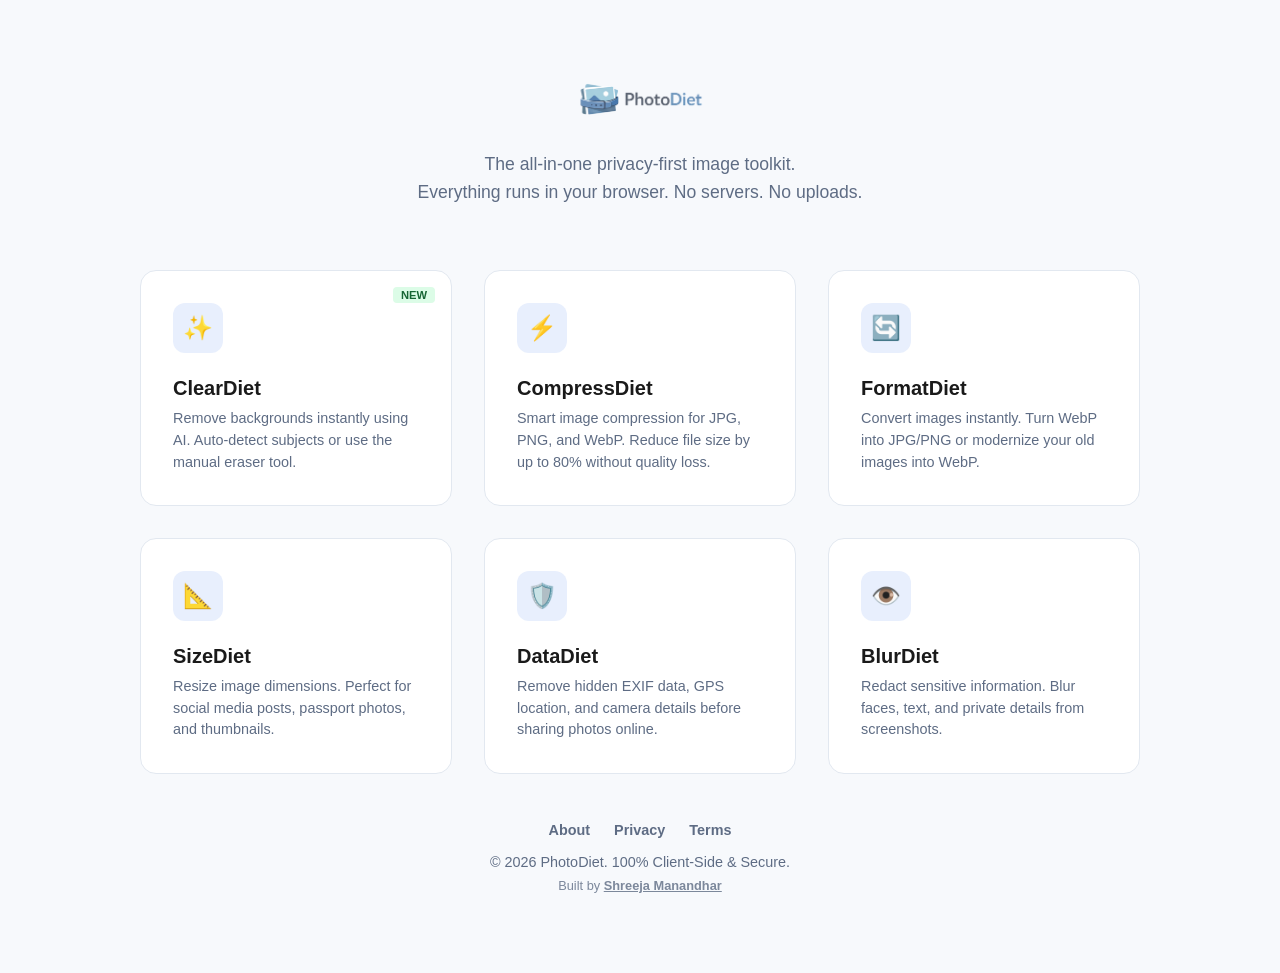
<file: index.html>
<!doctype html>
<html lang="en" prefix="og: https://ogp.me/ns#">
  <head>
    <meta
      name="google-site-verification"
      content="GSOUTmkKOqqZhDd08sXxFSjGKWXFFWJQy1g7SijOt-w"
    />
    <script
      async
      src="https://pagead2.googlesyndication.com/pagead/js/adsbygoogle.js?client=ca-pub-4897031352794569"
      crossorigin="anonymous"
    ></script>
    <link rel="manifest" href="/manifest.json" />
    <meta name="theme-color" content="#2563eb" />

    <meta charset="UTF-8" />
    <meta name="viewport" content="width=device-width, initial-scale=1.0" />

    <title>PhotoDiet | Free Privacy-First Image Tools</title>
    <meta
      name="description"
      content="A suite of free, client-side image tools. Compress, Convert, Resize, Remove Backgrounds, and Clean metadata from your photos instantly."
    />
    <meta
      name="keywords"
      content="photo tools, image compressor, webp converter, image resizer, exif remover, background remover, privacy tools"
    />

    <link rel="icon" href="public/icon/Icon_white.png" type="image/png" />

    <style>
      :root {
        --bg-color: #f7f9fc;
        --surface-color: #ffffff;
        --text-primary: #1a1a1a;
        --text-secondary: #5e6c84;
        --accent-color: #2563eb;
        --accent-hover: #1d4ed8;
        --border-color: #e2e8f0;
        --shadow-soft: 0 4px 20px rgba(0, 0, 0, 0.04);
        --shadow-hover: 0 10px 30px rgba(0, 0, 0, 0.08);
        --radius-lg: 16px;
      }

      * {
        box-sizing: border-box;
        margin: 0;
        padding: 0;
        font-family:
          -apple-system, BlinkMacSystemFont, "Segoe UI", Roboto, sans-serif;
      }

      body {
        background-color: var(--bg-color);
        color: var(--text-primary);
        min-height: 100vh;
        display: flex;
        flex-direction: column;
        align-items: center;
        padding: 2rem 1rem;
      }

      /* HEADER */
      header {
        text-align: center;
        margin-bottom: 4rem;
        margin-top: 2rem;
      }
      .main-logo {
        height: 70px;
        width: auto;
        display: block;
        margin: 0 auto 1rem auto;
      }
      .hero-text {
        font-size: 1.1rem;
        color: var(--text-secondary);
        max-width: 500px;
        margin: 0 auto;
        line-height: 1.6;
      }

      /* TOOLS GRID */
      .tools-grid {
        display: grid;
        grid-template-columns: repeat(auto-fit, minmax(280px, 1fr));
        gap: 2rem;
        width: 100%;
        max-width: 1000px;
      }

      /* TOOL CARD */
      .tool-card {
        background: var(--surface-color);
        border: 1px solid var(--border-color);
        border-radius: var(--radius-lg);
        padding: 2rem;
        text-decoration: none;
        color: inherit;
        transition: all 0.2s ease-out;
        display: flex;
        flex-direction: column;
        align-items: flex-start;
        position: relative;
        overflow: hidden;
      }

      .tool-card:hover {
        transform: translateY(-5px);
        box-shadow: var(--shadow-hover);
        border-color: var(--accent-color);
      }

      .icon-badge {
        width: 50px;
        height: 50px;
        background: rgba(37, 99, 235, 0.1);
        color: var(--accent-color);
        border-radius: 12px;
        display: flex;
        align-items: center;
        justify-content: center;
        font-size: 1.5rem;
        margin-bottom: 1.5rem;
      }

      .tool-title {
        font-size: 1.25rem;
        font-weight: 700;
        margin-bottom: 0.5rem;
      }
      .tool-desc {
        font-size: 0.9rem;
        color: var(--text-secondary);
        line-height: 1.5;
      }

      /* LABEL FOR NEW TOOLS */
      .badge-new {
        position: absolute;
        top: 1rem;
        right: 1rem;
        background: #dcfce7;
        color: #166534;
        font-size: 0.7rem;
        font-weight: 700;
        padding: 2px 8px;
        border-radius: 4px;
        text-transform: uppercase;
      }

      /* FOOTER */
      footer {
        margin-top: auto;
        padding-top: 4rem;
        color: var(--text-secondary);
        font-size: 0.85rem;
        text-align: center;
      }
      footer a {
        color: var(--text-primary);
        text-decoration: none;
        font-weight: 600;
      }

      @media (max-width: 600px) {
        .tools-grid {
          grid-template-columns: 1fr;
        }
      }
    </style>
    <script type="application/ld+json">
      {
        "@context": "https://schema.org",
        "@type": "WebApplication",
        "name": "PhotoDiet",
        "url": "https://photodiet.netlify.app/",
        "applicationCategory": "MultimediaApplication",
        "operatingSystem": "Web Browser",
        "description": "A suite of free, privacy-first online image tools. Compress, convert, resize, and edit photos directly in your browser without server uploads.",
        "offers": {
          "@type": "Offer",
          "price": "Free",
          "priceCurrency": "USD"
        },
        "featureList": [
          "Image Compressor",
          "Format Converter (WebP/JPG/PNG)",
          "Image Resizer",
          "EXIF Metadata Remover",
          "Face Blur Privacy Tool",
          "Background Remover"
        ]
      }
    </script>
  </head>
  <body>
    <header>
      <img
        src="public/icon/IconText_white_noback.png"
        alt="PhotoDiet Suite"
        class="main-logo"
      />
      <p class="hero-text">
        The all-in-one privacy-first image toolkit. <br />Everything runs in
        your browser. No servers. No uploads.
      </p>
    </header>

    <main class="tools-grid">
      <a href="/remove-bg/" class="tool-card">
        <div class="badge-new">New</div>
        <div class="icon-badge">✨</div>
        <h2 class="tool-title">ClearDiet</h2>
        <p class="tool-desc">
          Remove backgrounds instantly using AI. Auto-detect subjects or use the
          manual eraser tool.
        </p>
      </a>

      <a href="/compress/" class="tool-card">
        <div class="icon-badge">⚡</div>
        <h2 class="tool-title">CompressDiet</h2>
        <p class="tool-desc">
          Smart image compression for JPG, PNG, and WebP. Reduce file size by up
          to 80% without quality loss.
        </p>
      </a>

      <a href="/convert/" class="tool-card">
        <div class="icon-badge">🔄</div>
        <h2 class="tool-title">FormatDiet</h2>
        <p class="tool-desc">
          Convert images instantly. Turn WebP into JPG/PNG or modernize your old
          images into WebP.
        </p>
      </a>

      <a href="/resize/" class="tool-card">
        <div class="icon-badge">📐</div>
        <h2 class="tool-title">SizeDiet</h2>
        <p class="tool-desc">
          Resize image dimensions. Perfect for social media posts, passport
          photos, and thumbnails.
        </p>
      </a>

      <a href="/metadataRemover/" class="tool-card">
        <div class="icon-badge">🛡️</div>
        <h2 class="tool-title">DataDiet</h2>
        <p class="tool-desc">
          Remove hidden EXIF data, GPS location, and camera details before
          sharing photos online.
        </p>
      </a>

      <a href="/blur/" class="tool-card">
        <div class="icon-badge">👁️</div>
        <h2 class="tool-title">BlurDiet</h2>
        <p class="tool-desc">
          Redact sensitive information. Blur faces, text, and private details
          from screenshots.
        </p>
      </a>
    </main>

    <ins
      class="adsbygoogle"
      style="display: block"
      data-ad-client="ca-pub-4897031352794569"
      data-ad-slot="9771049708"
      data-ad-format="auto"
      data-full-width-responsive="true"
    ></ins>
    <script>
      (adsbygoogle = window.adsbygoogle || []).push({});
    </script>

    <footer
      style="
        margin-top: auto;
        padding: 3rem 1rem;
        text-align: center;
        color: var(--text-secondary);
        font-size: 0.9rem;
      "
    >
      <div style="margin-bottom: 1rem">
        <a
          href="/about.html"
          style="margin: 0 10px; text-decoration: none; color: inherit"
          >About</a
        >
        <a
          href="/privacy.html"
          style="margin: 0 10px; text-decoration: none; color: inherit"
          >Privacy</a
        >
        <a
          href="/terms.html"
          style="margin: 0 10px; text-decoration: none; color: inherit"
          >Terms</a
        >
      </div>
      <p>&copy; 2026 PhotoDiet. 100% Client-Side & Secure.</p>
      <p style="margin-top: 0.5rem; font-size: 0.8rem; opacity: 0.8">
        Built by
        <a
          href="https://shreejamanandhar.com.np"
          target="_blank"
          rel="noopener"
          style="text-decoration: underline; color: inherit"
          >Shreeja Manandhar</a
        >
      </p>
    </footer>
  </body>
</html>
</file>
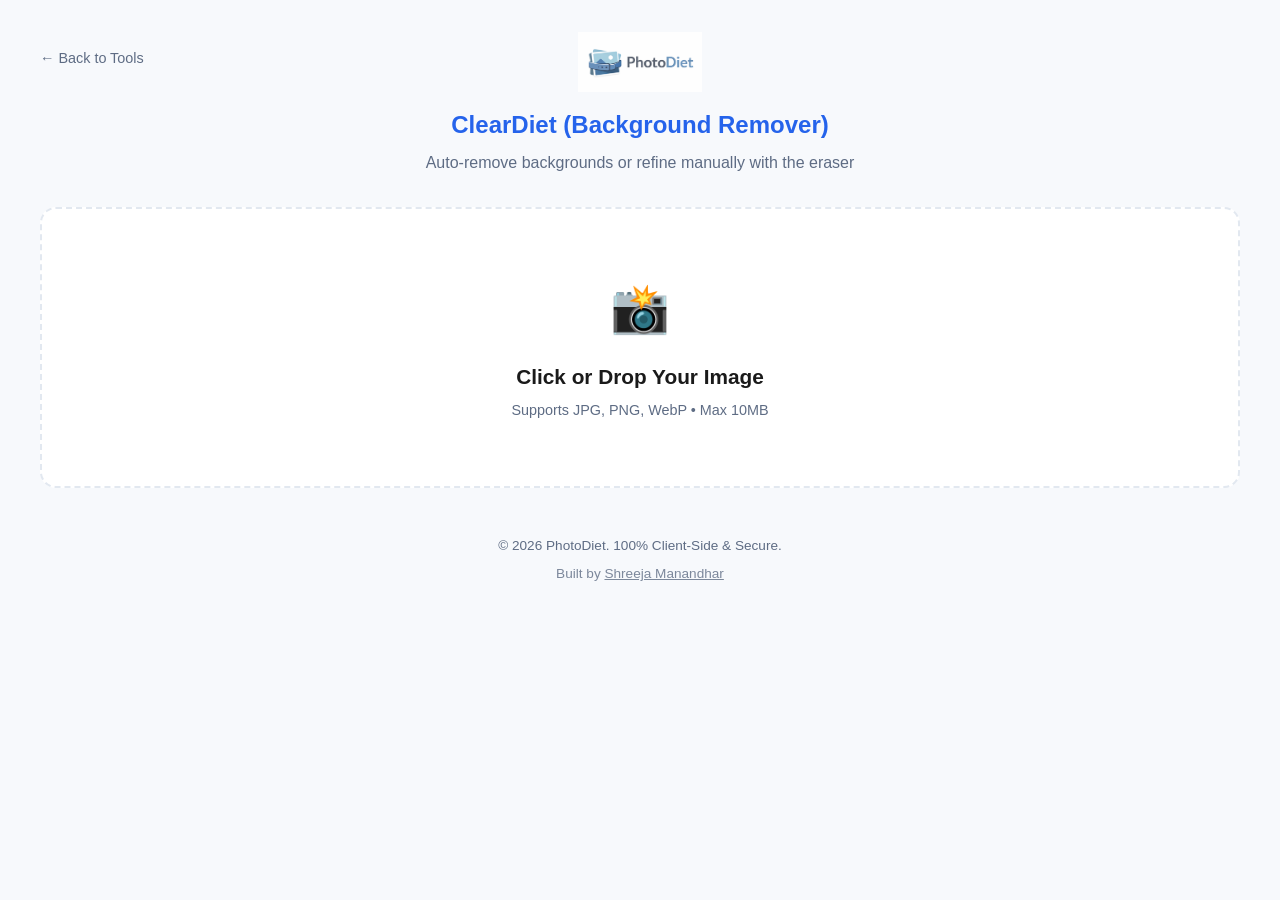
<file: bgRemover/index.html>
<!doctype html>
<html lang="en">
  <head>
    <meta charset="UTF-8" />
    <meta name="viewport" content="width=device-width, initial-scale=1.0" />
    <title>ClearDiet | Free Background Remover</title>
    <meta
      name="description"
      content="Remove image backgrounds instantly in your browser. Free, private, and 100% client-side AI tool."
    />

    <link rel="stylesheet" href="style.css" />
    <link rel="icon" href="../public/icon/Icon_white.png" type="image/png" />
  </head>
  <body>
    <div class="container">
      <header>
        <a href="/" class="back-link">← Back to Tools</a>
        <img
          src="../public/icon/IconText_white.png"
          alt="PhotoDiet"
          class="main-logo"
        />
        <div class="tool-name">ClearDiet (Background Remover)</div>
        <p class="subtitle">
          Auto-remove backgrounds or refine manually with the eraser
        </p>
      </header>

      <main>
        <div class="drop-zone" id="dropZone">
          <div class="drop-zone-icon">📸</div>
          <div
            style="font-size: 1.3rem; font-weight: 600; margin-bottom: 0.5rem"
          >
            Click or Drop Your Image
          </div>
          <div style="color: var(--text-secondary); font-size: 0.9rem">
            Supports JPG, PNG, WebP • Max 10MB
          </div>
          <input
            type="file"
            id="fileInput"
            accept="image/*"
            style="display: none"
          />
        </div>

        <div class="editor-container" id="editorContainer">
          <aside class="sidebar">
            <div class="section">
              <div class="section-title">🎯 Mode</div>
              <button class="tool-btn active" id="eraseMode">
                <span>🧹</span>
                <span>Erase Mode</span>
              </button>
              <button class="tool-btn" id="restoreMode">
                <span>🔄</span>
                <span>Restore Mode</span>
              </button>
            </div>

            <div class="section">
              <div class="section-title">✨ AI Tools</div>
              <button class="tool-btn" id="autoBtn">
                <span>🤖</span>
                <span>Auto Remove BG</span>
              </button>
            </div>

            <div class="section">
              <div class="section-title">🖌️ Brush Settings</div>

              <div class="slider-control">
                <div class="slider-label">
                  <span>Size</span>
                  <span class="slider-value" id="brushSizeVal">30px</span>
                </div>
                <input
                  type="range"
                  id="brushSize"
                  min="5"
                  max="150"
                  value="30"
                />
              </div>

              <div class="slider-control">
                <div class="slider-label">
                  <span>Hardness</span>
                  <span class="slider-value" id="hardnessVal">100%</span>
                </div>
                <input
                  type="range"
                  id="hardness"
                  min="0"
                  max="100"
                  value="100"
                />
              </div>

              <div class="slider-control">
                <div class="slider-label">
                  <span>Opacity</span>
                  <span class="slider-value" id="opacityVal">100%</span>
                </div>
                <input
                  type="range"
                  id="opacity"
                  min="10"
                  max="100"
                  value="100"
                />
              </div>
            </div>

            <div class="section">
              <div class="section-title">📊 Image Info</div>
              <div class="stats">
                <div class="stat-card">
                  <span class="stat-value" id="widthStat">-</span>
                  <span class="stat-label">Width</span>
                </div>
                <div class="stat-card">
                  <span class="stat-value" id="heightStat">-</span>
                  <span class="stat-label">Height</span>
                </div>
                <div class="stat-card">
                  <span class="stat-value" id="sizeStat">-</span>
                  <span class="stat-label">Size</span>
                </div>
                <div class="stat-card">
                  <span class="stat-value" id="undoCount">0</span>
                  <span class="stat-label">History</span>
                </div>
              </div>
            </div>

            <div class="section">
              <div class="section-title">⌨️ Shortcuts</div>
              <div class="shortcuts">
                <div class="shortcut-item">
                  <span>Undo</span>
                  <kbd class="key">Ctrl+Z</kbd>
                </div>
                <div class="shortcut-item">
                  <span>Redo</span>
                  <kbd class="key">Ctrl+Y</kbd>
                </div>
                <div class="shortcut-item">
                  <span>Toggle Mode</span>
                  <kbd class="key">E / R</kbd>
                </div>
                <div class="shortcut-item">
                  <span>Brush Size</span>
                  <kbd class="key">[ / ]</kbd>
                </div>
              </div>
            </div>
          </aside>

          <div class="main-panel">
            <div class="toolbar">
              <div class="tool-group">
                <button class="btn btn-outline btn-small" id="zoomInBtn">
                  🔍+ Zoom
                </button>
                <button class="btn btn-outline btn-small" id="zoomOutBtn">
                  🔍- Zoom
                </button>
                <button class="btn btn-outline btn-small" id="fitBtn">
                  📐 Fit
                </button>
              </div>

              <div class="tool-group">
                <button class="btn btn-outline" id="undoBtn" disabled>
                  ↶ Undo
                </button>
                <button class="btn btn-outline" id="redoBtn" disabled>
                  ↷ Redo
                </button>
                <button class="btn btn-outline" id="resetBtn">🔄 Reset</button>
                <button class="btn btn-success" id="downloadBtn">
                  ⬇ Download
                </button>
              </div>
            </div>

            <div class="canvas-wrapper" id="canvasWrapper">
              <canvas id="mainCanvas"></canvas>
              <div class="brush-preview" id="brushPreview"></div>

              <div class="loading-overlay" id="loader">
                <div class="spinner"></div>
                <p id="statusText">Processing...</p>
                <div class="progress-bar">
                  <div class="progress-fill" id="progressFill"></div>
                </div>
              </div>
            </div>
          </div>
        </div>
      </main>

      <footer>
        <p>&copy; 2026 PhotoDiet. 100% Client-Side & Secure.</p>
        <p class="dev-credit">
          Built by
          <a
            href="https://shreejamanandhar.com.np"
            target="_blank"
            rel="noopener"
            >Shreeja Manandhar</a
          >
        </p>
      </footer>
    </div>

    <div class="toast" id="toast">
      <span id="toastIcon">✓</span>
      <span id="toastMessage">Action completed</span>
    </div>

    <script type="module" src="script.js"></script>
  </body>
</html>
</file>
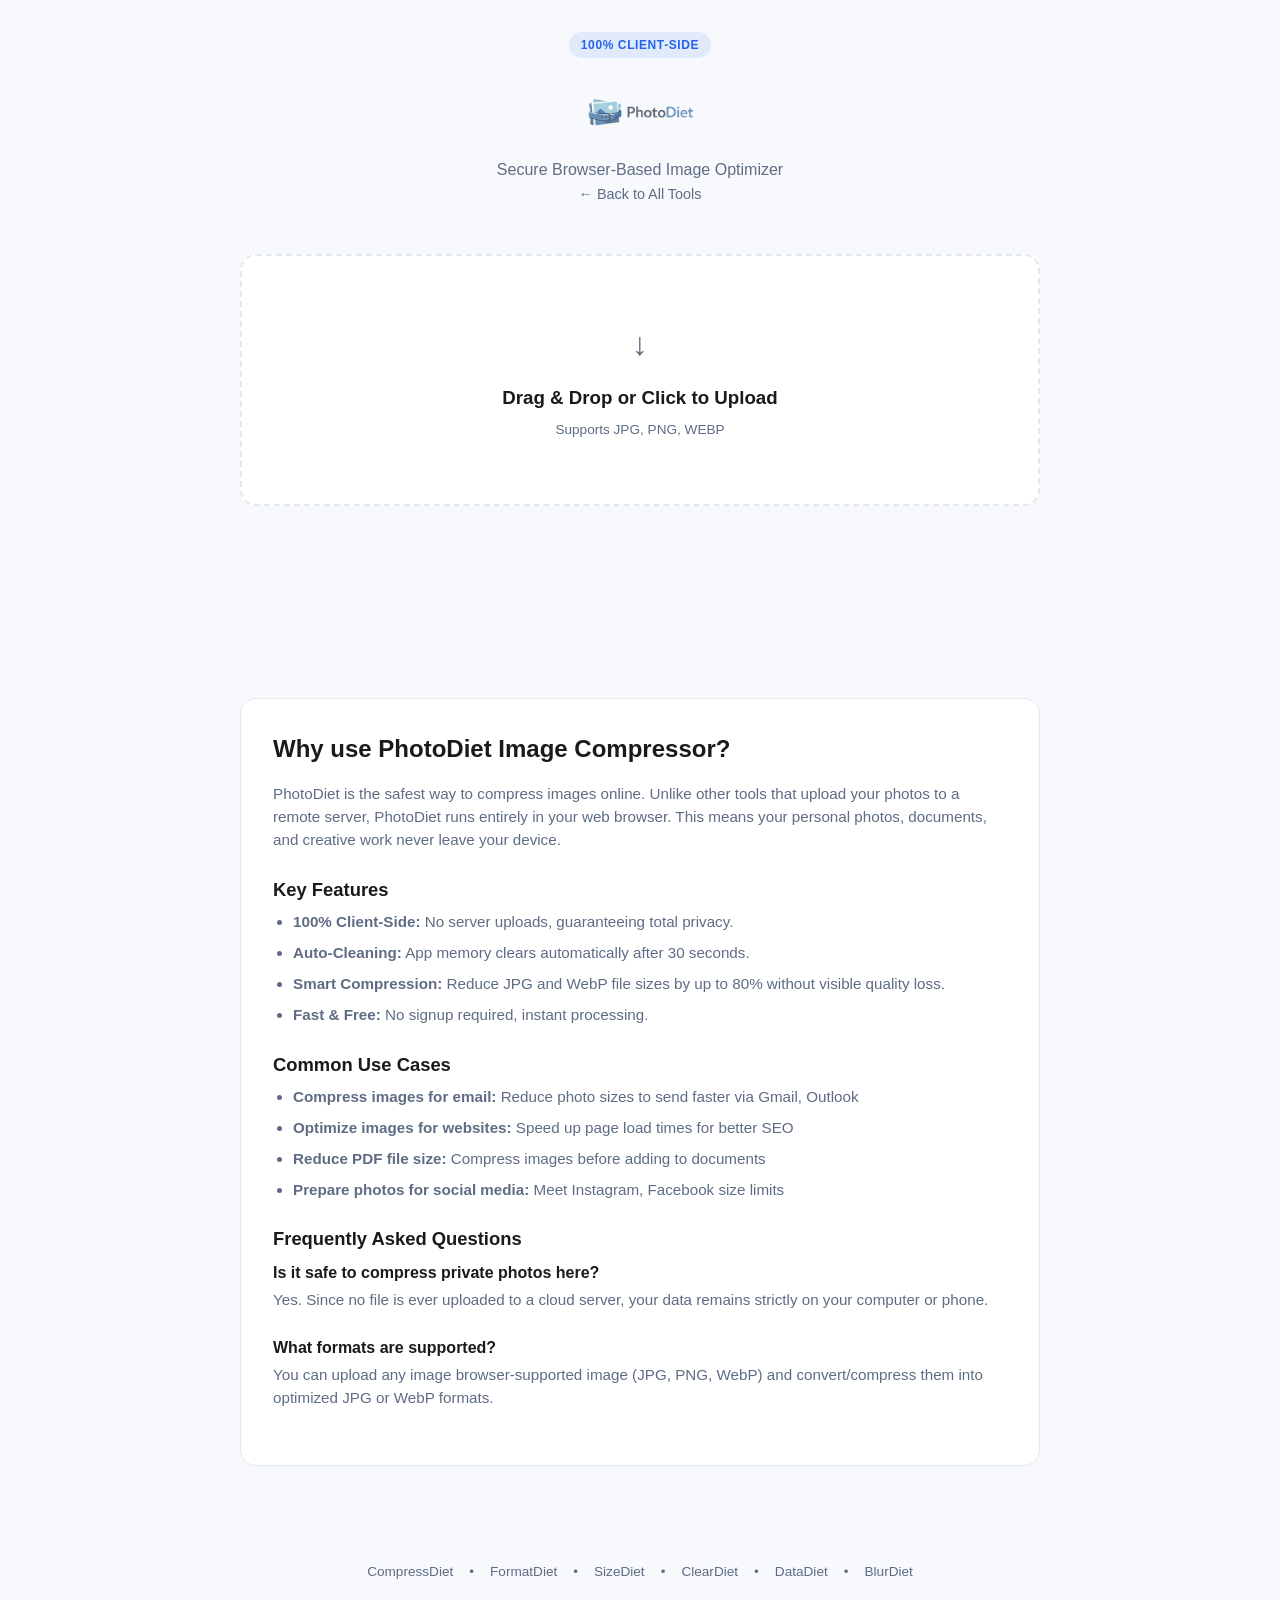
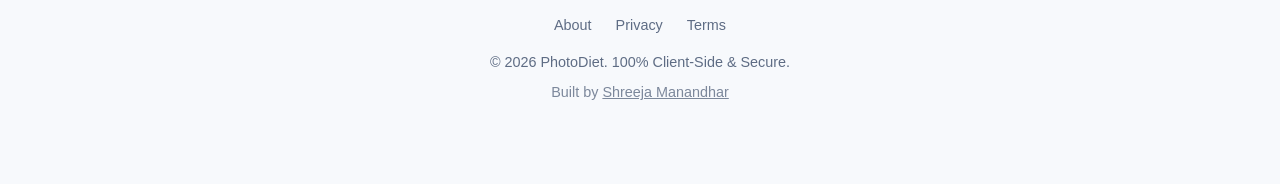
<file: compress/index.html>
<!doctype html>
<html lang="en" prefix="og: https://ogp.me/ns#">
  <head>
    <script
      async
      src="https://pagead2.googlesyndication.com/pagead/js/adsbygoogle.js?client=ca-pub-4897031352794569"
      crossorigin="anonymous"
    ></script>
    <link rel="preconnect" href="https://photodiet.netlify.app" />
    <link rel="dns-prefetch" href="https://photodiet.netlify.app" />
    <meta charset="UTF-8" />
    <meta name="viewport" content="width=device-width, initial-scale=1.0" />

    <title>
      PhotoDiet - Free Image Compressor | Compress JPG, PNG, WebP Online
    </title>
    <meta
      name="title"
      content="PhotoDiet - Free Image Compressor | Compress JPG, PNG, WebP Online"
    />
    <meta
      name="description"
      content="Free image compressor - reduce JPG, PNG, WebP sizes up to 80% in your browser. No uploads, 100% private. Start compressing now!"
    />
    <meta
      name="keywords"
      content="photo compressor, image optimizer, compress jpeg, reduce image size, client-side compression, private image compressor, convert to webp"
    />
    <meta name="robots" content="index, follow" />
    <meta name="author" content="PhotoDiet" />
    <link rel="canonical" href="https://photodiet.netlify.app/" />

    <link rel="icon" href="../public/icon/Icon_white.png" type="image/png" />
    <link rel="apple-touch-icon" href="../public/icon/Icon_white.png" />

    <meta property="og:type" content="website" />
    <meta property="og:url" content="https://photodiet.netlify.app/" />
    <meta property="og:title" content="PhotoDiet | Secure Image Compressor" />
    <meta
      property="og:description"
      content="No uploads. No servers. The fastest way to reduce image file size while keeping your data 100% private."
    />
    <meta
      property="og:image"
      content="https://photodiet.netlify.app/public/icon/IconText_white.png"
    />
    <meta property="og:image:width" content="1200" />
    <meta property="og:image:height" content="630" />

    <meta name="twitter:card" content="summary_large_image" />
    <meta name="twitter:url" content="https://photodiet.netlify.app/" />
    <meta name="twitter:title" content="PhotoDiet | Secure Image Compressor" />
    <meta
      name="twitter:description"
      content="Compress images locally. 100% Client-side. No server uploads."
    />
    <meta
      name="twitter:image"
      content="https://photodiet.netlify.app/public/icon/IconText_white.png"
    />

    <script type="application/ld+json">
      {
        "@context": "https://schema.org",
        "@type": "SoftwareApplication",
        "name": "PhotoDiet",
        "applicationCategory": "MultimediaApplication",
        "operatingSystem": "Web Browser",
        "url": "https://photodiet.netlify.app/",
        "offers": {
          "@type": "Offer",
          "price": "0",
          "priceCurrency": "USD"
        },
        "description": "A browser-based image compression tool that reduces file size for JPG and WebP formats without server-side processing.",
        "featureList": "Client-side compression, No server uploads, WebP conversion, Drag and drop interface",
        "screenshot": "https://photodiet.netlify.app/public/icon/IconText_white.png"
      }
    </script>

    <script type="application/ld+json">
      {
        "@context": "https://schema.org",
        "@type": "FAQPage",
        "mainEntity": [
          {
            "@type": "Question",
            "name": "Is PhotoDiet safe to use?",
            "acceptedAnswer": {
              "@type": "Answer",
              "text": "Yes, absolutely. PhotoDiet runs 100% in your web browser. Your images are never uploaded to any server, ensuring complete privacy."
            }
          },
          {
            "@type": "Question",
            "name": "Does this tool reduce image quality?",
            "acceptedAnswer": {
              "@type": "Answer",
              "text": "PhotoDiet uses smart compression algorithms to reduce file size significantly while maintaining excellent visual quality for web use."
            }
          },
          {
            "@type": "Question",
            "name": "Is PhotoDiet free?",
            "acceptedAnswer": {
              "@type": "Answer",
              "text": "Yes, PhotoDiet is completely free to use with no hidden fees or usage limits."
            }
          }
        ]
      }
    </script>

    <style>
      /* --- DESIGN TOKENS & RESET --- */
      :root {
        --bg-color: #f7f9fc;
        --surface-color: #ffffff;
        --text-primary: #1a1a1a;
        --text-secondary: #5e6c84;
        --accent-color: #2563eb;
        --accent-hover: #1d4ed8;
        --border-color: #e2e8f0;
        --danger-color: #ef4444;
        --shadow-soft: 0 4px 20px rgba(0, 0, 0, 0.04);
        --shadow-hover: 0 8px 25px rgba(0, 0, 0, 0.08);
        --radius-md: 12px;
        --radius-lg: 16px;
        --ease-out: cubic-bezier(0.25, 0.46, 0.45, 0.94);
        --anim-fast: 150ms;
        --anim-med: 220ms;
      }

      * {
        box-sizing: border-box;
        margin: 0;
        padding: 0;
        font-family:
          -apple-system, BlinkMacSystemFont, "Segoe UI", Roboto, Helvetica,
          Arial, sans-serif;
      }

      body {
        background-color: var(--bg-color);
        color: var(--text-primary);
        min-height: 100vh;
        display: flex;
        flex-direction: column;
        align-items: center;
        padding: 2rem 1rem;
        line-height: 1.5;
      }

      /* --- TYPOGRAPHY & HEADER --- */
      header {
        text-align: center;
        margin-bottom: 3rem;
        max-width: 600px;
        width: 100%;
      }

      /* LOGO STYLES */
      .main-logo {
        height: 60px;
        width: auto;
        display: block;
        margin: 0 auto 1rem auto;
        max-width: 100%;
      }

      .subtitle {
        color: var(--text-secondary);
        font-size: 1rem;
      }
      .tagline {
        display: inline-block;
        background: rgba(37, 99, 235, 0.1);
        color: var(--accent-color);
        padding: 4px 12px;
        border-radius: 20px;
        font-size: 0.75rem;
        font-weight: 700;
        margin-bottom: 1.5rem;
        text-transform: uppercase;
        letter-spacing: 0.05em;
      }

      /* --- LAYOUT --- */
      main {
        width: 100%;
        max-width: 800px;
        position: relative;
        z-index: 10;
      }

      /* --- UPLOAD ZONE --- */
      .upload-zone {
        background: var(--surface-color);
        border: 2px dashed var(--border-color);
        border-radius: var(--radius-lg);
        padding: 4rem 2rem;
        text-align: center;
        cursor: pointer;
        transition: all var(--anim-med) var(--ease-out);
        position: relative;
        overflow: hidden;
      }
      .upload-zone:hover,
      .upload-zone.drag-active {
        border-color: var(--accent-color);
        transform: scale(1.01);
        box-shadow: var(--shadow-soft);
      }
      .upload-zone.collapsed {
        padding: 1rem;
        border-style: solid;
        display: flex;
        align-items: center;
        justify-content: space-between;
      }
      .upload-zone input {
        display: none;
      }
      .upload-icon {
        font-size: 2rem;
        color: var(--text-secondary);
        margin-bottom: 1rem;
        transition: transform var(--anim-fast) var(--ease-out);
      }
      .upload-zone:hover .upload-icon {
        transform: translateY(-4px);
      }

      /* --- CONTROLS --- */
      .controls {
        display: grid;
        grid-template-columns: 1fr 1fr;
        gap: 1.5rem;
        margin-top: 2rem;
        opacity: 0;
        transform: translateY(10px);
        pointer-events: none;
        transition:
          opacity var(--anim-med) var(--ease-out),
          transform var(--anim-med) var(--ease-out);
      }
      .controls.visible {
        opacity: 1;
        transform: translateY(0);
        pointer-events: auto;
      }

      fieldset {
        border: none;
      }
      legend {
        font-size: 0.85rem;
        font-weight: 600;
        color: var(--text-secondary);
        margin-bottom: 0.75rem;
        display: block;
      }

      .radio-group {
        display: flex;
        gap: 0.5rem;
      }
      .radio-btn {
        flex: 1;
        position: relative;
      }
      .radio-btn input {
        position: absolute;
        opacity: 0;
        cursor: pointer;
        height: 100%;
        width: 100%;
        z-index: 2;
      }
      .radio-label {
        display: block;
        text-align: center;
        padding: 0.75rem;
        background: var(--surface-color);
        border: 1px solid var(--border-color);
        border-radius: var(--radius-md);
        font-size: 0.9rem;
        font-weight: 500;
        color: var(--text-secondary);
        transition: all var(--anim-fast) var(--ease-out);
        box-shadow: var(--shadow-soft);
      }
      .radio-btn input:checked + .radio-label {
        border-color: var(--accent-color);
        background: var(--accent-color);
        color: white;
        box-shadow: var(--shadow-hover);
      }
      .radio-btn input:focus-visible + .radio-label {
        outline: 2px solid var(--accent-color);
        outline-offset: 2px;
      }
      .radio-btn:active .radio-label {
        transform: scale(0.96);
      }

      /* --- PREVIEW AREA & LOADER --- */
      .preview-area {
        margin-top: 2rem;
        display: none;
        grid-template-columns: 1fr 1fr;
        gap: 1.5rem;
        animation: fadeIn var(--anim-med) var(--ease-out);
        position: relative;
      }

      /* Loader Overlay */
      .loading-overlay {
        position: absolute;
        top: 0;
        left: 0;
        right: 0;
        bottom: 0;
        background: rgba(255, 255, 255, 0.85);
        backdrop-filter: blur(2px);
        z-index: 10;
        display: none;
        flex-direction: column;
        align-items: center;
        justify-content: center;
        border-radius: var(--radius-lg);
      }
      .spinner {
        width: 32px;
        height: 32px;
        border: 3px solid rgba(37, 99, 235, 0.3);
        border-radius: 50%;
        border-top-color: var(--accent-color);
        animation: spin 0.8s linear infinite;
      }
      .loading-text {
        margin-top: 0.75rem;
        font-size: 0.85rem;
        color: var(--accent-color);
        font-weight: 600;
      }
      @keyframes spin {
        to {
          transform: rotate(360deg);
        }
      }

      .preview-card {
        background: var(--surface-color);
        border-radius: var(--radius-lg);
        padding: 1rem;
        box-shadow: var(--shadow-soft);
        display: flex;
        flex-direction: column;
        gap: 1rem;
      }
      .image-container {
        background: #eee;
        border-radius: 8px;
        overflow: hidden;
        aspect-ratio: 16/9;
        display: flex;
        align-items: center;
        justify-content: center;
        position: relative;
      }
      .image-container img {
        max-width: 100%;
        max-height: 100%;
        object-fit: contain;
        opacity: 0;
        transition: opacity 0.3s ease-in;
      }
      .image-container img.loaded {
        opacity: 1;
      }

      .stats {
        font-size: 0.85rem;
        color: var(--text-secondary);
        display: flex;
        flex-direction: column;
        gap: 0.25rem;
      }
      .stats strong {
        color: var(--text-primary);
      }
      .reduction-badge {
        align-self: flex-start;
        background: #dcfce7;
        color: #166534;
        padding: 2px 8px;
        border-radius: 4px;
        font-size: 0.75rem;
        font-weight: 700;
      }

      /* --- ACTION AREA --- */
      .action-area {
        margin-top: 2rem;
        text-align: center;
        display: none;
        animation: fadeIn 0.3s ease-out;
      }
      .btn-group {
        display: flex;
        justify-content: center;
        gap: 1rem;
        margin-bottom: 1rem;
        flex-wrap: wrap;
      }

      .btn-base {
        padding: 0.8rem 1.5rem;
        border-radius: var(--radius-md);
        font-size: 0.95rem;
        font-weight: 600;
        cursor: pointer;
        transition: all var(--anim-med) var(--ease-out);
        border: none;
      }

      .btn-download {
        background: var(--text-primary);
        color: white;
        box-shadow: var(--shadow-soft);
      }
      .btn-download:hover {
        transform: translateY(-2px);
        box-shadow: var(--shadow-hover);
      }
      .btn-download:active {
        transform: translateY(0) scale(0.96);
      }
      .btn-download:disabled {
        opacity: 0.5;
        cursor: not-allowed;
        transform: none;
      }

      .btn-secondary {
        background: transparent;
        color: var(--text-secondary);
        border: 1px solid var(--border-color);
      }
      .btn-secondary:hover {
        background: #fff;
        border-color: var(--text-primary);
        color: var(--text-primary);
      }

      .error-msg {
        color: var(--danger-color);
        margin-top: 1.5rem;
        font-weight: 500;
        display: none;
        text-align: center;
        background: #fef2f2;
        padding: 1rem;
        border-radius: var(--radius-md);
        border: 1px solid #fee2e2;
      }

      /* --- TIMER --- */
      .timer-bar {
        position: fixed;
        bottom: 0;
        left: 0;
        height: 4px;
        background: var(--accent-color);
        width: 0%;
        transition: width 1s linear;
        z-index: 100;
      }
      .timer-text {
        font-size: 0.8rem;
        color: var(--text-secondary);
        opacity: 0;
        transition: opacity 0.3s;
      }

      /* --- SESSION CLEAR --- */
      .session-cleared {
        text-align: center;
        padding: 4rem;
        animation: fadeIn 0.5s ease-out;
      }

      /* --- SEO CONTENT SECTION (New) --- */
      .seo-content {
        width: 100%;
        max-width: 800px;
        margin-top: 5rem;
        margin-bottom: 3rem;
        padding: 2rem;
        background: #fff;
        border-radius: var(--radius-lg);
        border: 1px solid var(--border-color);
      }
      .seo-content h2 {
        font-size: 1.5rem;
        margin-bottom: 1rem;
        color: var(--text-primary);
      }
      .seo-content h3 {
        font-size: 1.15rem;
        margin-top: 1.5rem;
        margin-bottom: 0.5rem;
        color: var(--text-primary);
      }
      .seo-content p {
        color: var(--text-secondary);
        margin-bottom: 1rem;
        font-size: 0.95rem;
      }
      .seo-content ul {
        padding-left: 1.25rem;
        color: var(--text-secondary);
        margin-bottom: 1rem;
      }
      .seo-content li {
        margin-bottom: 0.5rem;
        font-size: 0.95rem;
      }
      .faq-item {
        margin-bottom: 1.5rem;
      }
      .faq-question {
        font-weight: 600;
        color: var(--text-primary);
        margin-bottom: 0.25rem;
        display: block;
      }

      @keyframes fadeIn {
        from {
          opacity: 0;
          transform: translateY(10px);
        }
        to {
          opacity: 1;
          transform: translateY(0);
        }
      }

      /* --- RESPONSIVE --- */
      @media (max-width: 640px) {
        .controls {
          grid-template-columns: 1fr;
        }
        .preview-area {
          grid-template-columns: 1fr;
        }
        .radio-group {
          flex-direction: row;
        }
      }
      @media (prefers-reduced-motion: reduce) {
        * {
          transition: none !important;
          animation: none !important;
        }
      }
    </style>
  </head>
  <body>
    <header id="app-header">
      <div class="tagline">100% Client-Side</div>
      <h1 style="position: absolute; width: 1px; height: 1px; overflow: hidden">
        PhotoDiet - Free Online Image Compressor
      </h1>
      <img
        src="../public/icon/IconText_white_noback.png"
        alt="PhotoDiet - Free Online Image Compressor"
        class="main-logo"
      />
      <h2
        style="
          font-size: 1rem;
          font-weight: 500;
          color: var(--text-secondary);
          margin-top: 0;
        "
      >
        Secure Browser-Based Image Optimizer
      </h2>
      <a
        href="/"
        style="
          text-decoration: none;
          color: var(--text-secondary);
          font-size: 0.9rem;
        "
        >← Back to All Tools</a
      >
    </header>

    <main id="app-main">
      <section
        class="upload-zone"
        id="drop-zone"
        aria-label="Image Upload Area"
      >
        <div id="upload-content">
          <div class="upload-icon" aria-hidden="true">↓</div>
          <h3>Drag & Drop or Click to Upload</h3>
          <p
            style="
              font-size: 0.85rem;
              color: var(--text-secondary);
              margin-top: 0.5rem;
            "
          >
            Supports JPG, PNG, WEBP
          </p>
        </div>
        <div id="file-info" style="display: none">
          <span id="file-name" style="font-weight: 600"></span>
          <button
            id="reset-upload"
            style="
              background: none;
              border: none;
              color: var(--danger-color);
              cursor: pointer;
              font-size: 0.8rem;
              margin-left: 1rem;
            "
          >
            Remove
          </button>
        </div>
        <input
          type="file"
          id="file-input"
          accept="image/*"
          aria-label="File Input"
        />
      </section>

      <section class="controls" id="controls" aria-label="Compression Controls">
        <div>
          <fieldset>
            <legend>Target File Size</legend>
            <div class="radio-group">
              <div class="radio-btn">
                <input type="radio" name="size" value="1" id="s1" />
                <label class="radio-label" for="s1">1 MB</label>
              </div>
              <div class="radio-btn">
                <input type="radio" name="size" value="2" id="s2" />
                <label class="radio-label" for="s2">2 MB</label>
              </div>
              <div class="radio-btn">
                <input type="radio" name="size" value="3" id="s3" />
                <label class="radio-label" for="s3">3 MB</label>
              </div>
            </div>
          </fieldset>
        </div>
        <div>
          <fieldset>
            <legend>Output Format</legend>
            <div class="radio-group">
              <div class="radio-btn">
                <input type="radio" name="format" value="image/jpeg" id="f1" />
                <label class="radio-label" for="f1">JPG</label>
              </div>
              <div class="radio-btn">
                <input type="radio" name="format" value="image/webp" id="f2" />
                <label class="radio-label" for="f2">WebP</label>
              </div>
            </div>
          </fieldset>
        </div>
      </section>

      <section
        class="preview-area"
        id="preview-area"
        aria-label="Image Preview"
      >
        <div class="loading-overlay" id="loading-overlay">
          <div class="spinner"></div>
          <div class="loading-text">Compressing...</div>
        </div>

        <div class="preview-card">
          <div class="image-container">
            <img id="img-original" alt="Original Image Preview" />
          </div>
          <div class="stats">
            <span>Original</span>
            <strong id="stat-orig-size">-</strong>
            <span id="stat-orig-dim">-</span>
          </div>
        </div>
        <div class="preview-card">
          <div class="image-container">
            <img id="img-compressed" alt="Compressed Image Preview" />
          </div>
          <div class="stats">
            <span>Compressed</span>
            <strong id="stat-comp-size">-</strong>
            <span id="stat-comp-dim">-</span>
            <div class="reduction-badge" id="stat-savings">-</div>
          </div>
        </div>
      </section>

      <div id="error-msg" class="error-msg" role="alert"></div>

      <section class="action-area" id="action-area">
        <div class="btn-group">
          <button class="btn-base btn-download" id="btn-download">
            Download Image
          </button>
          <button class="btn-base btn-secondary" id="btn-reset">
            Process Another
          </button>
        </div>
        <div class="timer-text" id="timer-msg">
          Auto-clears from the app after 30 seconds
        </div>
      </section>
    </main>

    <article class="seo-content">
      <h2>Why use PhotoDiet Image Compressor?</h2>
      <p>
        PhotoDiet is the safest way to compress images online. Unlike other
        tools that upload your photos to a remote server, PhotoDiet runs
        entirely in your web browser. This means your personal photos,
        documents, and creative work never leave your device.
      </p>

      <h3>Key Features</h3>
      <ul>
        <li>
          <strong>100% Client-Side:</strong> No server uploads, guaranteeing
          total privacy.
        </li>
        <li>
          <strong>Auto-Cleaning:</strong> App memory clears automatically after
          30 seconds.
        </li>
        <li>
          <strong>Smart Compression:</strong> Reduce JPG and WebP file sizes by
          up to 80% without visible quality loss.
        </li>
        <li>
          <strong>Fast & Free:</strong> No signup required, instant processing.
        </li>
      </ul>

      <h3>Common Use Cases</h3>
      <ul>
        <li>
          <strong>Compress images for email:</strong> Reduce photo sizes to send
          faster via Gmail, Outlook
        </li>
        <li>
          <strong>Optimize images for websites:</strong> Speed up page load
          times for better SEO
        </li>
        <li>
          <strong>Reduce PDF file size:</strong> Compress images before adding
          to documents
        </li>
        <li>
          <strong>Prepare photos for social media:</strong> Meet Instagram,
          Facebook size limits
        </li>
      </ul>

      <h3>Frequently Asked Questions</h3>
      <div class="faq-item">
        <span class="faq-question"
          >Is it safe to compress private photos here?</span
        >
        <p>
          Yes. Since no file is ever uploaded to a cloud server, your data
          remains strictly on your computer or phone.
        </p>
      </div>
      <div class="faq-item">
        <span class="faq-question">What formats are supported?</span>
        <p>
          You can upload any image browser-supported image (JPG, PNG, WebP) and
          convert/compress them into optimized JPG or WebP formats.
        </p>
      </div>
    </article>

    <div class="timer-bar" id="timer-bar"></div>

    <!-- Square ads -->
    <ins
      class="adsbygoogle"
      style="display: block"
      data-ad-client="ca-pub-4897031352794569"
      data-ad-slot="9771049708"
      data-ad-format="auto"
      data-full-width-responsive="true"
    ></ins>
    <script>
      (adsbygoogle = window.adsbygoogle || []).push({});
    </script>

    <footer
      style="
        margin-top: auto;
        padding: 3rem 1rem;
        text-align: center;
        color: var(--text-secondary);
        font-size: 0.9rem;
      "
    >
      <div
        style="
          margin-bottom: 2rem;
          display: flex;
          flex-wrap: wrap;
          justify-content: center;
          gap: 1rem;
          font-size: 0.85rem;
        "
      >
        <a href="/compress/" style="color: inherit; text-decoration: none"
          >CompressDiet</a
        >
        •
        <a href="/convert/" style="color: inherit; text-decoration: none"
          >FormatDiet</a
        >
        •
        <a href="/resize/" style="color: inherit; text-decoration: none"
          >SizeDiet</a
        >
        •
        <a href="/remove-bg/" style="color: inherit; text-decoration: none"
          >ClearDiet</a
        >
        •
        <a
          href="/metadataRemover/"
          style="color: inherit; text-decoration: none"
          >DataDiet</a
        >
        •
        <a href="/blur/" style="color: inherit; text-decoration: none"
          >BlurDiet</a
        >
      </div>

      <div style="margin-bottom: 1rem">
        <a
          href="/about.html"
          style="margin: 0 10px; text-decoration: none; color: inherit"
          >About</a
        >
        <a
          href="/privacy.html"
          style="margin: 0 10px; text-decoration: none; color: inherit"
          >Privacy</a
        >
        <a
          href="/terms.html"
          style="margin: 0 10px; text-decoration: none; color: inherit"
          >Terms</a
        >
      </div>
      <p>&copy; 2026 PhotoDiet. 100% Client-Side & Secure.</p>
      <p style="margin-top: 0.5rem; opacity: 0.8">
        Built by
        <a
          href="https://shreejamanandhar.com.np"
          target="_blank"
          rel="noopener"
          style="text-decoration: underline; color: inherit"
          >Shreeja Manandhar</a
        >
      </p>
    </footer>

    <script>
      /**
       * STATE MANAGEMENT
       */
      const state = {
        file: null,
        targetSizeMB: null,
        format: null, // 'image/jpeg' or 'image/webp'
        originalImageBitmap: null,
        compressedBlob: null,
        timerId: null,
        countdownValue: 30,
        sessionActive: true,
      };

      /**
       * DOM ELEMENTS
       */
      const els = {
        dropZone: document.getElementById("drop-zone"),
        fileInput: document.getElementById("file-input"),
        uploadContent: document.getElementById("upload-content"),
        fileInfo: document.getElementById("file-info"),
        fileName: document.getElementById("file-name"),
        resetUpload: document.getElementById("reset-upload"),
        controls: document.getElementById("controls"),
        previewArea: document.getElementById("preview-area"),
        actionArea: document.getElementById("action-area"),
        imgOrig: document.getElementById("img-original"),
        imgComp: document.getElementById("img-compressed"),
        errorMsg: document.getElementById("error-msg"),
        btnDownload: document.getElementById("btn-download"),
        btnReset: document.getElementById("btn-reset"),
        timerBar: document.getElementById("timer-bar"),
        timerMsg: document.getElementById("timer-msg"),
        loadingOverlay: document.getElementById("loading-overlay"),
        appMain: document.getElementById("app-main"),
        sizeInputs: document.getElementsByName("size"),
        formatInputs: document.getElementsByName("format"),
      };

      /**
       * UTILS
       */
      const formatSize = (bytes) => {
        if (bytes === 0) return "0 Bytes";
        const k = 1024;
        const sizes = ["Bytes", "KB", "MB"];
        const i = Math.floor(Math.log(bytes) / Math.log(k));
        return parseFloat((bytes / Math.pow(k, i)).toFixed(2)) + " " + sizes[i];
      };

      const canvasToBlob = (canvas, type, quality) => {
        return new Promise((resolve) => canvas.toBlob(resolve, type, quality));
      };

      const sleep = (ms) => new Promise((r) => setTimeout(r, ms));

      /**
       * CORE LOGIC
       */

      // Handle File Input
      const handleFile = async (file) => {
        if (!file || !file.type.startsWith("image/")) return;

        // Reset state if re-uploading
        resetUI(false);

        state.file = file;
        els.fileName.textContent = file.name;

        // UI Toggle
        els.uploadContent.style.display = "none";
        els.fileInfo.style.display = "flex";
        els.dropZone.classList.add("collapsed");

        // Load Original Image for Display
        const url = URL.createObjectURL(file);
        els.imgOrig.src = url;
        els.imgOrig.onload = () => {
          els.imgOrig.classList.add("loaded");
          URL.revokeObjectURL(url); // clean up immediately after load
        };

        // Create Bitmap for processing
        state.originalImageBitmap = await createImageBitmap(file);

        // Update Stats
        document.getElementById("stat-orig-size").textContent = formatSize(
          file.size,
        );
        document.getElementById("stat-orig-dim").textContent =
          `${state.originalImageBitmap.width} x ${state.originalImageBitmap.height} px`;

        // Show Controls
        els.controls.classList.add("visible");
      };

      // Compression Engine
      const processCompression = async () => {
        if (!state.file || !state.targetSizeMB || !state.format) return;

        // 1. Reset Views
        els.errorMsg.style.display = "none";
        els.actionArea.style.display = "none";
        els.previewArea.style.display = "grid";

        // 2. Show Loading Overlay
        els.loadingOverlay.style.display = "flex";

        // Small delay to allow browser to render the spinner
        await sleep(50);

        const targetSizeBytes = state.targetSizeMB * 1024 * 1024;
        const originalWidth = state.originalImageBitmap.width;
        const originalHeight = state.originalImageBitmap.height;

        let quality = state.format === "image/jpeg" ? 0.85 : 0.8;
        let scale = 1.0;
        let currentBlob = null;
        let attempts = 0;
        let success = false;

        // Canvas Setup
        const canvas = document.createElement("canvas");
        const ctx = canvas.getContext("2d");

        // --- COMPRESSION LOOP ---
        while (true) {
          // Determine dimensions
          let w = Math.floor(originalWidth * scale);
          let h = Math.floor(originalHeight * scale);

          canvas.width = w;
          canvas.height = h;

          // Draw
          ctx.drawImage(state.originalImageBitmap, 0, 0, w, h);

          // Compress
          currentBlob = await canvasToBlob(canvas, state.format, quality);

          // Check success
          if (currentBlob.size <= targetSizeBytes) {
            success = true;
            break;
          }

          // Strategy
          if (quality > 0.3) {
            quality -= 0.05;
            quality = Math.round(quality * 100) / 100;
          } else {
            const longEdge = Math.max(w, h);
            if (longEdge <= 720) {
              break; // Hard Stop
            }
            scale -= 0.1;
          }

          attempts++;
          if (attempts > 50) break;
        }

        // Cleanup
        canvas.width = 0;
        canvas.height = 0;

        // Hide Loader
        els.loadingOverlay.style.display = "none";

        if (success) {
          state.compressedBlob = currentBlob;
          showResult(currentBlob);
        } else {
          // Smart Error Message
          const bestSize = formatSize(currentBlob.size);
          els.errorMsg.textContent = `Could not reach ${state.targetSizeMB} MB. The smallest possible size with acceptable quality is ${bestSize}. Please select a larger target size.`;
          els.errorMsg.style.display = "block";
          els.previewArea.style.display = "none";
        }
      };

      const showResult = (blob) => {
        // Display Compressed Image
        const url = URL.createObjectURL(blob);
        els.imgComp.src = url;
        els.imgComp.onload = () => {
          els.imgComp.classList.add("loaded");
        };

        // Get dims
        const tempImg = new Image();
        tempImg.src = url;
        tempImg.onload = () => {
          document.getElementById("stat-comp-dim").textContent =
            `${tempImg.width} x ${tempImg.height} px`;
        };

        // Stats
        document.getElementById("stat-comp-size").textContent = formatSize(
          blob.size,
        );

        const reduction =
          ((state.file.size - blob.size) / state.file.size) * 100;
        document.getElementById("stat-savings").textContent =
          reduction > 0 ? `-${reduction.toFixed(1)}%` : "0%";

        els.actionArea.style.display = "block";

        // Ensure buttons are reset for new calculation
        els.btnDownload.disabled = false;
        els.btnDownload.textContent = "Download Image";
        els.btnReset.style.display = "inline-block";
      };

      // Download & Cleanup Trigger
      const handleDownload = () => {
        if (!state.compressedBlob) return;

        const ext = state.format === "image/jpeg" ? "jpg" : "webp";
        const filename = `photodiet-compressed-${state.targetSizeMB}MB.${ext}`;

        const a = document.createElement("a");
        a.href = els.imgComp.src;
        a.download = filename;
        document.body.appendChild(a);
        a.click();
        document.body.removeChild(a);

        disableInterface();
        startSessionCleanup();
      };

      const disableInterface = () => {
        els.btnDownload.disabled = true;
        els.btnDownload.textContent = "Downloaded";
        // Do NOT hide the reset button here.

        els.fileInput.disabled = true;
        els.resetUpload.style.display = "none";
        els.dropZone.style.pointerEvents = "none";
        els.controls.style.pointerEvents = "none";
        els.controls.style.opacity = "0.5";
      };

      const startSessionCleanup = () => {
        els.timerMsg.style.opacity = "1";
        els.timerBar.style.width = "100%";
        els.timerBar.style.transition = "width 30s linear";

        // Force reflow
        void els.timerBar.offsetWidth;

        // Trigger animation
        setTimeout(() => {
          els.timerBar.style.width = "0%";
        }, 100);

        // Save Timer ID to allow cancellation
        state.timerId = setTimeout(() => {
          terminateSession();
        }, 30000);
      };

      const terminateSession = () => {
        if (!state.sessionActive) return;
        state.sessionActive = false;

        // 1. Revoke URLs
        if (els.imgComp.src) URL.revokeObjectURL(els.imgComp.src);

        // 2. Clear Memory
        state.file = null;
        state.originalImageBitmap = null;
        state.compressedBlob = null;

        // 3. Clear UI
        document.body.innerHTML = `
                <main style="display:flex; justify-content:center; align-items:center; height:100vh; flex-direction:column;">
                    <div class="session-cleared">
                        <img src="../public/icon/IconText_white.png" alt="PhotoDiet" style="height:50px; margin-bottom:1rem; opacity:0.8;">
                        <h2 style="margin-bottom:1rem; font-size:1.5rem;">Session cleared for privacy.</h2>
                        <p style="color:var(--text-secondary);">Your images have been removed from browser memory.</p>
                        <button onclick="location.reload()" style="margin-top:2rem; padding:0.75rem 1.5rem; background:var(--text-primary); color:white; border:none; border-radius:8px; cursor:pointer;">Start New Session</button>
                    </div>
                </main>
            `;
      };

      const resetUI = (fullReset = true) => {
        // Cancel pending destruction timer if user clicks Process Another
        if (state.timerId) clearTimeout(state.timerId);
        els.timerBar.style.transition = "none";
        els.timerBar.style.width = "0%";
        els.timerMsg.style.opacity = "0";

        if (fullReset) {
          state.file = null;
          state.originalImageBitmap = null;
          els.fileInput.disabled = false; // Re-enable input
          els.fileInput.value = "";
          els.uploadContent.style.display = "block";
          els.fileInfo.style.display = "none";
          els.dropZone.classList.remove("collapsed");
          els.controls.classList.remove("visible");

          // Reset Interaction locks
          els.dropZone.style.pointerEvents = "auto";
          els.controls.style.pointerEvents = "auto";
          els.controls.style.opacity = "1";
          els.resetUpload.style.display = "inline-block";
        }

        els.previewArea.style.display = "none";
        els.actionArea.style.display = "none";
        els.errorMsg.style.display = "none";
        state.compressedBlob = null;

        // Reset Radios
        [...els.sizeInputs].forEach((i) => (i.checked = false));
        [...els.formatInputs].forEach((i) => (i.checked = false));
        state.targetSizeMB = null;
        state.format = null;
      };

      /**
       * EVENT LISTENERS
       */

      // Drag & Drop
      ["dragenter", "dragover"].forEach((eventName) => {
        els.dropZone.addEventListener(
          eventName,
          (e) => {
            e.preventDefault();
            e.stopPropagation();
            els.dropZone.classList.add("drag-active");
          },
          false,
        );
      });

      ["dragleave", "drop"].forEach((eventName) => {
        els.dropZone.addEventListener(
          eventName,
          (e) => {
            e.preventDefault();
            e.stopPropagation();
            els.dropZone.classList.remove("drag-active");
          },
          false,
        );
      });

      els.dropZone.addEventListener("drop", (e) => {
        const dt = e.dataTransfer;
        const files = dt.files;
        handleFile(files[0]);
      });

      els.dropZone.addEventListener("click", () => els.fileInput.click());
      els.fileInput.addEventListener("change", (e) =>
        handleFile(e.target.files[0]),
      );

      els.resetUpload.addEventListener("click", (e) => {
        e.stopPropagation();
        resetUI(true);
      });

      // Input Changes
      const handleOptionChange = () => {
        const size = document.querySelector('input[name="size"]:checked');
        const fmt = document.querySelector('input[name="format"]:checked');

        if (size) state.targetSizeMB = parseInt(size.value);
        if (fmt) state.format = fmt.value;

        if (state.file && state.targetSizeMB && state.format) {
          processCompression();
        }
      };

      [...els.sizeInputs].forEach((input) =>
        input.addEventListener("change", handleOptionChange),
      );
      [...els.formatInputs].forEach((input) =>
        input.addEventListener("change", handleOptionChange),
      );

      els.btnDownload.addEventListener("click", handleDownload);

      els.btnReset.addEventListener("click", () => {
        resetUI(true);
      });
    </script>
  </body>
</html>
</file>
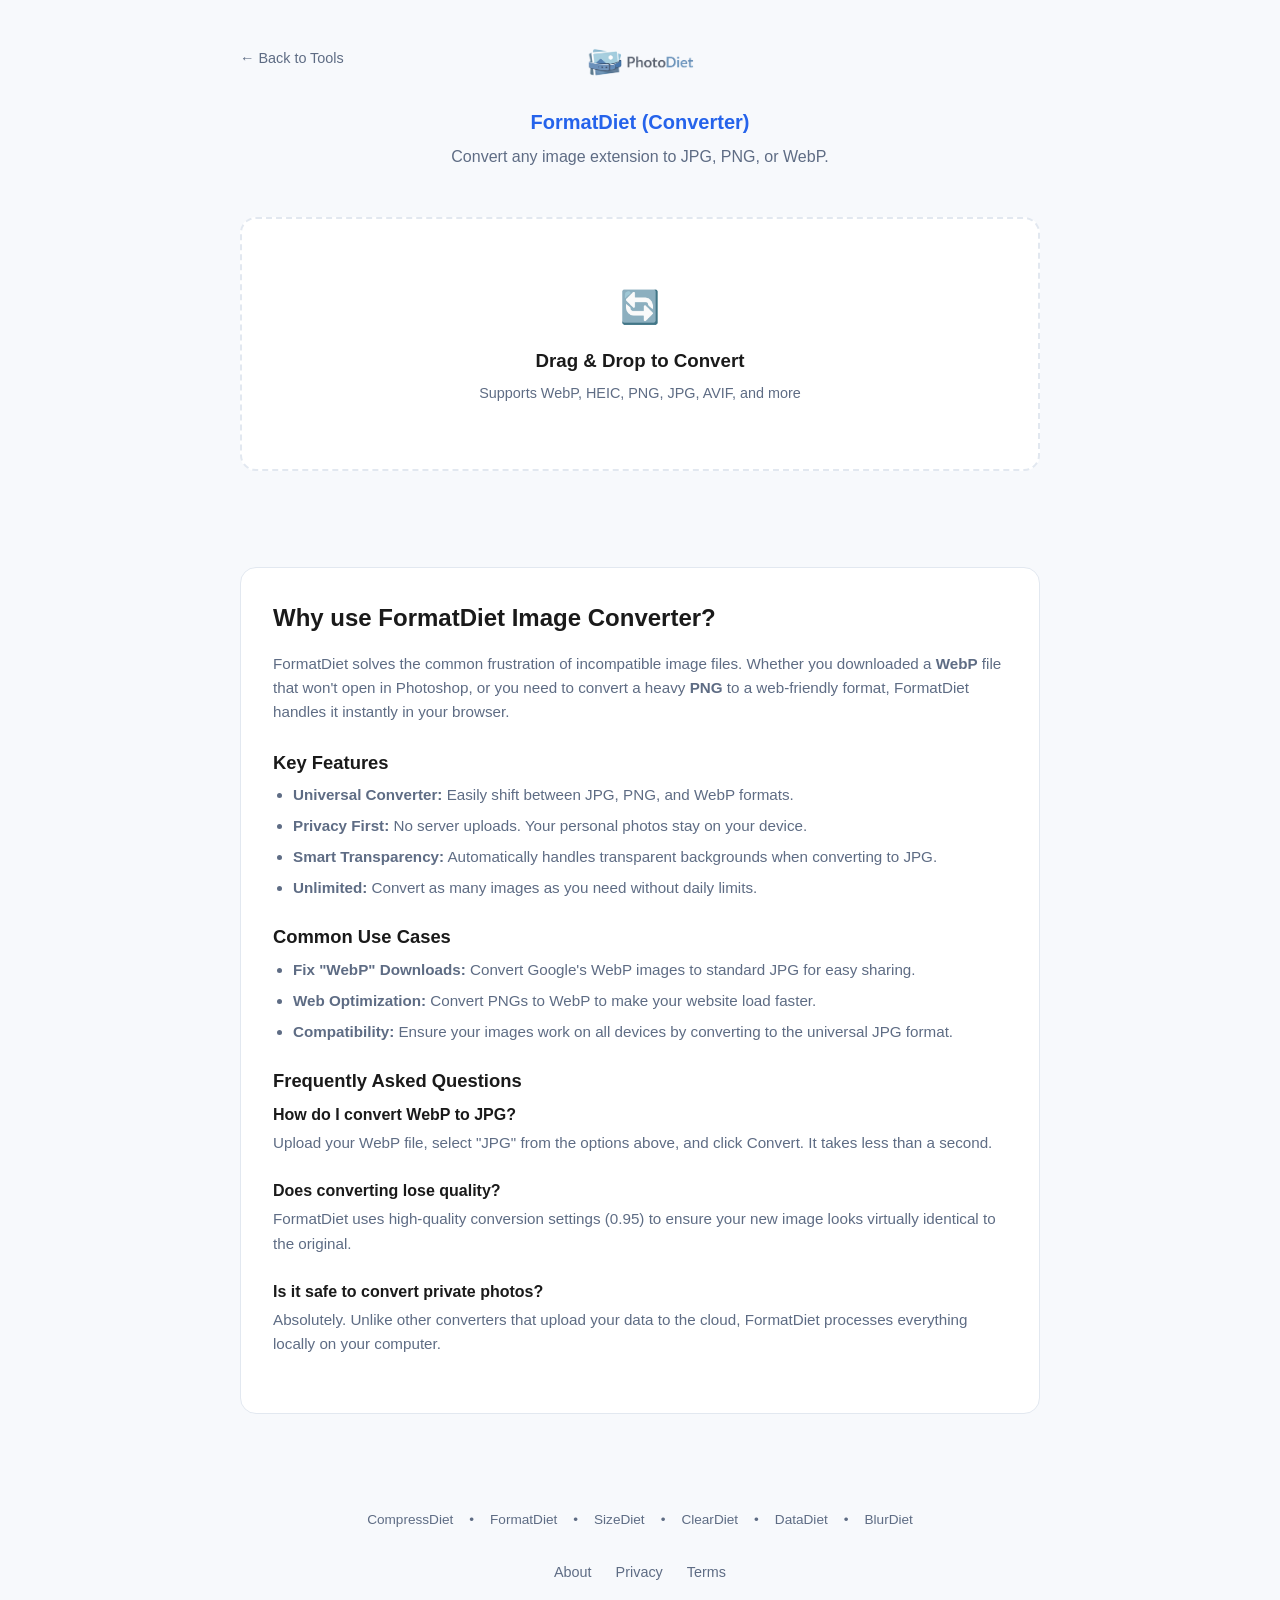
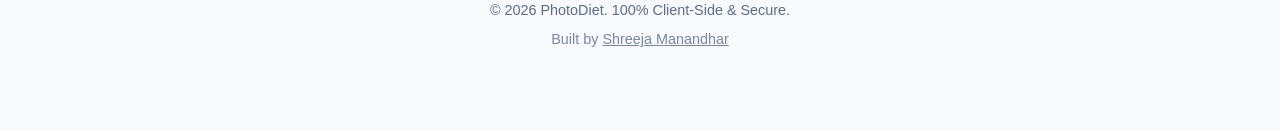
<file: convert/index.html>
<!doctype html>
<html lang="en">
  <head>
    <script
      async
      src="https://pagead2.googlesyndication.com/pagead/js/adsbygoogle.js?client=ca-pub-4897031352794569"
      crossorigin="anonymous"
    ></script>
    <meta charset="UTF-8" />
    <meta name="viewport" content="width=device-width, initial-scale=1.0" />

    <title>FormatDiet | Free Image Converter (WebP, JPG, PNG)</title>
    <meta
      name="description"
      content="Convert WebP to JPG, HEIC to PNG, or JPG to WebP instantly. Free, secure, client-side image converter. No server uploads."
    />
    <meta
      name="keywords"
      content="image converter, webp to jpg, png to webp, heic converter, client-side image converter, free photo converter"
    />
    <link rel="canonical" href="https://photodiet.netlify.app/convert/" />

    <link rel="icon" href="../public/icon/Icon_white.png" type="image/png" />

    <link rel="stylesheet" href="style.css" />

    <script type="application/ld+json">
      {
        "@context": "https://schema.org",
        "@type": "SoftwareApplication",
        "name": "FormatDiet",
        "applicationCategory": "MultimediaApplication",
        "operatingSystem": "Web Browser",
        "offers": {
          "@type": "Offer",
          "price": "0",
          "priceCurrency": "USD"
        },
        "description": "A secure browser-based image converter tool that shifts formats between JPG, PNG, and WebP without server uploads.",
        "featureList": "Client-side conversion, WebP to JPG, Transparency handling, Batch processing capable",
        "screenshot": "https://photodiet.netlify.app/public/icon/IconText_white.png"
      }
    </script>

    <script type="application/ld+json">
      {
        "@context": "https://schema.org",
        "@type": "FAQPage",
        "mainEntity": [
          {
            "@type": "Question",
            "name": "How do I convert WebP to JPG for free?",
            "acceptedAnswer": {
              "@type": "Answer",
              "text": "Simply upload your WebP image to FormatDiet, select 'JPG' as the target format, and click Convert. The process happens instantly in your browser."
            }
          },
          {
            "@type": "Question",
            "name": "Is it safe to convert private documents?",
            "acceptedAnswer": {
              "@type": "Answer",
              "text": "Yes. FormatDiet runs entirely on your device. Your images are never uploaded to any server, making it 100% secure for sensitive documents."
            }
          },
          {
            "@type": "Question",
            "name": "Can I convert transparent PNGs to JPG?",
            "acceptedAnswer": {
              "@type": "Answer",
              "text": "Yes. FormatDiet automatically handles transparency by adding a white background when converting PNGs to JPG, ensuring your image looks correct."
            }
          }
        ]
      }
    </script>
  </head>
  <body>
    <header>
      <a href="/" class="back-link">← Back to Tools</a>
      <img
        src="../public/icon/IconText_white_noback.png"
        alt="PhotoDiet"
        class="main-logo"
      />
      <div class="tool-name">FormatDiet (Converter)</div>
      <p class="subtitle">Convert any image extension to JPG, PNG, or WebP.</p>
    </header>

    <main>
      <section class="upload-zone" id="drop-zone">
        <div id="upload-content">
          <div class="upload-icon">🔄</div>
          <h3>Drag & Drop to Convert</h3>
          <p class="upload-hint">
            Supports WebP, HEIC, PNG, JPG, AVIF, and more
          </p>
        </div>
        <div id="file-info" class="hidden">
          <span id="file-name"></span>
          <button id="btn-remove" class="btn-text-danger">Remove</button>
        </div>
        <input type="file" id="file-input" accept="image/*" />
      </section>

      <section class="controls hidden" id="controls">
        <h3>Convert file to:</h3>
        <div class="format-grid">
          <label class="radio-btn">
            <input type="radio" name="format" value="image/jpeg" checked />
            <span class="radio-label">JPG</span>
          </label>
          <label class="radio-btn">
            <input type="radio" name="format" value="image/png" />
            <span class="radio-label">PNG</span>
          </label>
          <label class="radio-btn">
            <input type="radio" name="format" value="image/webp" />
            <span class="radio-label">WebP</span>
          </label>
        </div>
      </section>

      <div class="action-area hidden" id="action-area">
        <button class="btn-download" id="btn-convert">
          Convert & Download
        </button>
        <p id="status-msg"></p>
      </div>
    </main>

    <article class="seo-content">
      <h2>Why use FormatDiet Image Converter?</h2>
      <p>
        FormatDiet solves the common frustration of incompatible image files.
        Whether you downloaded a <strong>WebP</strong> file that won't open in
        Photoshop, or you need to convert a heavy <strong>PNG</strong> to a
        web-friendly format, FormatDiet handles it instantly in your browser.
      </p>

      <h3>Key Features</h3>
      <ul>
        <li>
          <strong>Universal Converter:</strong> Easily shift between JPG, PNG,
          and WebP formats.
        </li>
        <li>
          <strong>Privacy First:</strong> No server uploads. Your personal
          photos stay on your device.
        </li>
        <li>
          <strong>Smart Transparency:</strong> Automatically handles transparent
          backgrounds when converting to JPG.
        </li>
        <li>
          <strong>Unlimited:</strong> Convert as many images as you need without
          daily limits.
        </li>
      </ul>

      <h3>Common Use Cases</h3>
      <ul>
        <li>
          <strong>Fix "WebP" Downloads:</strong> Convert Google's WebP images to
          standard JPG for easy sharing.
        </li>
        <li>
          <strong>Web Optimization:</strong> Convert PNGs to WebP to make your
          website load faster.
        </li>
        <li>
          <strong>Compatibility:</strong> Ensure your images work on all devices
          by converting to the universal JPG format.
        </li>
      </ul>

      <h3>Frequently Asked Questions</h3>
      <div class="faq-item">
        <span class="faq-question">How do I convert WebP to JPG?</span>
        <p>
          Upload your WebP file, select "JPG" from the options above, and click
          Convert. It takes less than a second.
        </p>
      </div>
      <div class="faq-item">
        <span class="faq-question">Does converting lose quality?</span>
        <p>
          FormatDiet uses high-quality conversion settings (0.95) to ensure your
          new image looks virtually identical to the original.
        </p>
      </div>
      <div class="faq-item">
        <span class="faq-question">Is it safe to convert private photos?</span>
        <p>
          Absolutely. Unlike other converters that upload your data to the
          cloud, FormatDiet processes everything locally on your computer.
        </p>
      </div>
    </article>

    <!-- Square ads -->
    <ins
      class="adsbygoogle"
      style="display: block"
      data-ad-client="ca-pub-4897031352794569"
      data-ad-slot="9771049708"
      data-ad-format="auto"
      data-full-width-responsive="true"
    ></ins>
    <script>
      (adsbygoogle = window.adsbygoogle || []).push({});
    </script>

    <footer
      style="
        margin-top: auto;
        padding: 3rem 1rem;
        text-align: center;
        color: var(--text-secondary);
        font-size: 0.9rem;
      "
    >
      <div
        style="
          margin-bottom: 2rem;
          display: flex;
          flex-wrap: wrap;
          justify-content: center;
          gap: 1rem;
          font-size: 0.85rem;
        "
      >
        <a href="/compress/" style="color: inherit; text-decoration: none"
          >CompressDiet</a
        >
        •
        <a href="/convert/" style="color: inherit; text-decoration: none"
          >FormatDiet</a
        >
        •
        <a href="/resize/" style="color: inherit; text-decoration: none"
          >SizeDiet</a
        >
        •
        <a href="/remove-bg/" style="color: inherit; text-decoration: none"
          >ClearDiet</a
        >
        •
        <a
          href="/metadataRemover/"
          style="color: inherit; text-decoration: none"
          >DataDiet</a
        >
        •
        <a href="/blur/" style="color: inherit; text-decoration: none"
          >BlurDiet</a
        >
      </div>

      <div style="margin-bottom: 1rem">
        <a
          href="/about.html"
          style="margin: 0 10px; text-decoration: none; color: inherit"
          >About</a
        >
        <a
          href="/privacy.html"
          style="margin: 0 10px; text-decoration: none; color: inherit"
          >Privacy</a
        >
        <a
          href="/terms.html"
          style="margin: 0 10px; text-decoration: none; color: inherit"
          >Terms</a
        >
      </div>
      <p>&copy; 2026 PhotoDiet. 100% Client-Side & Secure.</p>
      <p style="margin-top: 0.5rem; opacity: 0.8">
        Built by
        <a
          href="https://shreejamanandhar.com.np"
          target="_blank"
          rel="noopener"
          style="text-decoration: underline; color: inherit"
          >Shreeja Manandhar</a
        >
      </p>
    </footer>

    <script src="script.js"></script>
  </body>
</html>
</file>
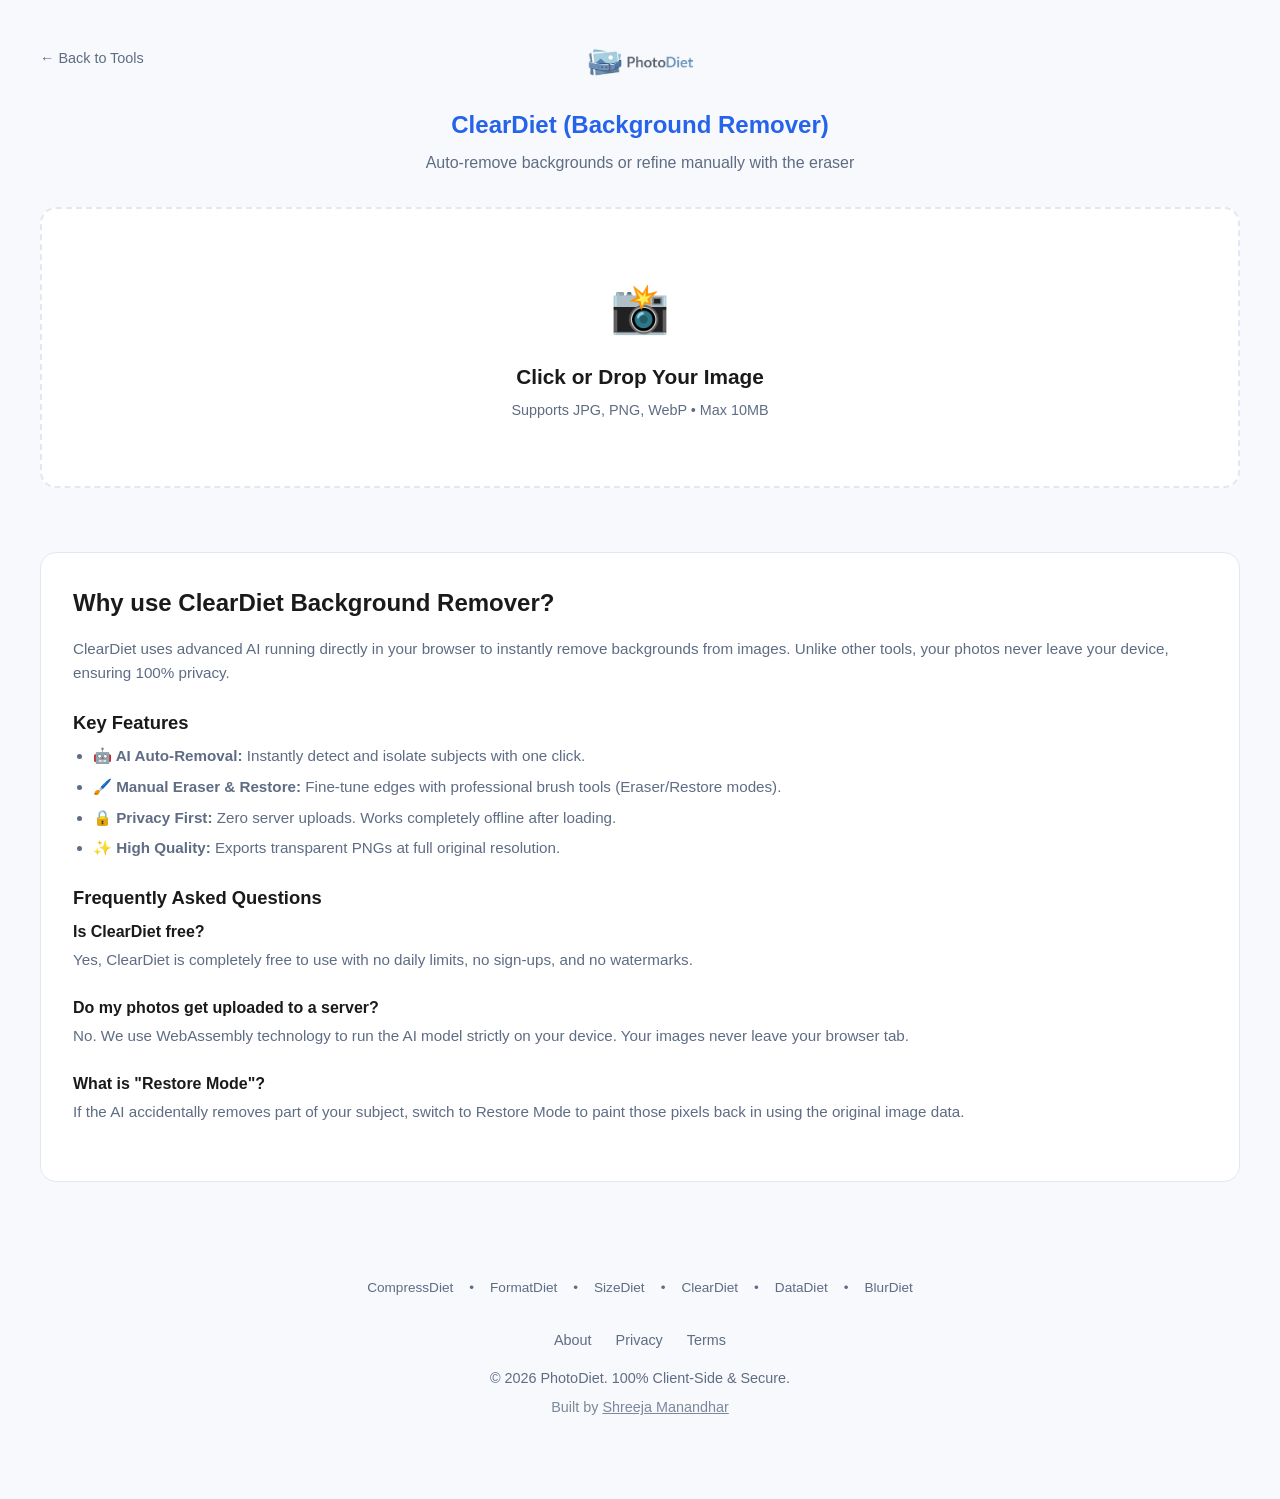
<file: remove-bg/index.html>
<!doctype html>
<html lang="en">
  <head>
    <meta charset="UTF-8" />
    <meta name="viewport" content="width=device-width, initial-scale=1.0" />
    <title>ClearDiet | Free Background Remover</title>
    <meta
      name="description"
      content="Remove image backgrounds instantly in your browser. Free, private, and 100% client-side AI tool."
    />

    <meta property="og:type" content="website" />
    <meta
      property="og:url"
      content="https://photodiet.netlify.app/remove-bg/"
    />
    <meta property="og:title" content="ClearDiet | Free Background Remover" />
    <meta
      property="og:description"
      content="Remove image backgrounds instantly with AI. 100% free and private client-side tool."
    />
    <meta
      property="og:image"
      content="https://photodiet.netlify.app/public/icon/IconText_white.png"
    />

    <meta name="twitter:card" content="summary_large_image" />
    <meta name="twitter:title" content="ClearDiet | Free Background Remover" />
    <meta
      name="twitter:description"
      content="Remove backgrounds locally. No server uploads."
    />
    <meta
      name="twitter:image"
      content="https://photodiet.netlify.app/public/icon/IconText_white.png"
    />

    <link rel="stylesheet" href="style.css" />
    <link rel="icon" href="../public/icon/Icon_white.png" type="image/png" />
  </head>
  <body>
    <div class="container">
      <header>
        <a href="/" class="back-link">← Back to Tools</a>
        <img
          src="../public/icon/IconText_white_noback.png"
          alt="PhotoDiet"
          class="main-logo"
        />
        <div class="tool-name">ClearDiet (Background Remover)</div>
        <p class="subtitle">
          Auto-remove backgrounds or refine manually with the eraser
        </p>
      </header>

      <main>
        <div class="drop-zone" id="dropZone">
          <div class="drop-zone-icon">📸</div>
          <div
            style="font-size: 1.3rem; font-weight: 600; margin-bottom: 0.5rem"
          >
            Click or Drop Your Image
          </div>
          <div style="color: var(--text-secondary); font-size: 0.9rem">
            Supports JPG, PNG, WebP • Max 10MB
          </div>
          <input
            type="file"
            id="fileInput"
            accept="image/*"
            style="display: none"
          />
        </div>

        <div class="editor-container" id="editorContainer">
          <aside class="sidebar">
            <div class="section">
              <div class="section-title">🎯 Mode</div>
              <button class="tool-btn active" id="eraseMode">
                <span>🧹</span>
                <span>Erase Mode</span>
              </button>
              <button class="tool-btn" id="restoreMode">
                <span>🔄</span>
                <span>Restore Mode</span>
              </button>
            </div>

            <div class="section">
              <div class="section-title">✨ AI Tools</div>
              <button class="tool-btn" id="autoBtn">
                <span>🤖</span>
                <span>Auto Remove BG</span>
              </button>
            </div>

            <div class="section">
              <div class="section-title">🖌️ Brush Settings</div>

              <div class="slider-control">
                <div class="slider-label">
                  <span>Size</span>
                  <span class="slider-value" id="brushSizeVal">30px</span>
                </div>
                <input
                  type="range"
                  id="brushSize"
                  min="5"
                  max="150"
                  value="30"
                />
              </div>

              <div class="slider-control">
                <div class="slider-label">
                  <span>Hardness</span>
                  <span class="slider-value" id="hardnessVal">100%</span>
                </div>
                <input
                  type="range"
                  id="hardness"
                  min="0"
                  max="100"
                  value="100"
                />
              </div>

              <div class="slider-control">
                <div class="slider-label">
                  <span>Opacity</span>
                  <span class="slider-value" id="opacityVal">100%</span>
                </div>
                <input
                  type="range"
                  id="opacity"
                  min="10"
                  max="100"
                  value="100"
                />
              </div>
            </div>

            <div class="section">
              <div class="section-title">📊 Image Info</div>
              <div class="stats">
                <div class="stat-card">
                  <span class="stat-value" id="widthStat">-</span>
                  <span class="stat-label">Width</span>
                </div>
                <div class="stat-card">
                  <span class="stat-value" id="heightStat">-</span>
                  <span class="stat-label">Height</span>
                </div>
                <div class="stat-card">
                  <span class="stat-value" id="sizeStat">-</span>
                  <span class="stat-label">Size</span>
                </div>
                <div class="stat-card">
                  <span class="stat-value" id="undoCount">0</span>
                  <span class="stat-label">History</span>
                </div>
              </div>
            </div>

            <div class="section">
              <div class="section-title">⌨️ Shortcuts</div>
              <div class="shortcuts">
                <div class="shortcut-item">
                  <span>Undo</span>
                  <kbd class="key">Ctrl+Z</kbd>
                </div>
                <div class="shortcut-item">
                  <span>Redo</span>
                  <kbd class="key">Ctrl+Y</kbd>
                </div>
                <div class="shortcut-item">
                  <span>Toggle Mode</span>
                  <kbd class="key">E / R</kbd>
                </div>
                <div class="shortcut-item">
                  <span>Brush Size</span>
                  <kbd class="key">[ / ]</kbd>
                </div>
              </div>
            </div>
          </aside>

          <div class="main-panel">
            <div class="toolbar">
              <div class="tool-group">
                <button class="btn btn-outline btn-small" id="zoomInBtn">
                  🔍+ Zoom
                </button>
                <button class="btn btn-outline btn-small" id="zoomOutBtn">
                  🔍- Zoom
                </button>
                <button class="btn btn-outline btn-small" id="fitBtn">
                  📐 Fit
                </button>
              </div>

              <div class="tool-group">
                <button class="btn btn-outline" id="undoBtn" disabled>
                  ↶ Undo
                </button>
                <button class="btn btn-outline" id="redoBtn" disabled>
                  ↷ Redo
                </button>
                <button class="btn btn-outline" id="resetBtn">🔄 Reset</button>
                <button class="btn btn-success" id="downloadBtn">
                  ⬇ Download
                </button>
              </div>
            </div>

            <div class="canvas-wrapper" id="canvasWrapper">
              <canvas id="mainCanvas"></canvas>
              <div class="brush-preview" id="brushPreview"></div>

              <div class="loading-overlay" id="loader">
                <div class="spinner"></div>
                <p id="statusText">Processing...</p>
                <div class="progress-bar">
                  <div class="progress-fill" id="progressFill"></div>
                </div>
              </div>
            </div>
          </div>
        </div>
      </main>

      <article class="seo-content">
        <h2>Why use ClearDiet Background Remover?</h2>
        <p>
          ClearDiet uses advanced AI running directly in your browser to
          instantly remove backgrounds from images. Unlike other tools, your
          photos never leave your device, ensuring 100% privacy.
        </p>

        <h3>Key Features</h3>
        <ul>
          <li>
            <strong>🤖 AI Auto-Removal:</strong> Instantly detect and isolate
            subjects with one click.
          </li>
          <li>
            <strong>🖌️ Manual Eraser & Restore:</strong> Fine-tune edges with
            professional brush tools (Eraser/Restore modes).
          </li>
          <li>
            <strong>🔒 Privacy First:</strong> Zero server uploads. Works
            completely offline after loading.
          </li>
          <li>
            <strong>✨ High Quality:</strong> Exports transparent PNGs at full
            original resolution.
          </li>
        </ul>

        <h3>Frequently Asked Questions</h3>
        <div class="faq-item">
          <span class="faq-question">Is ClearDiet free?</span>
          <p>
            Yes, ClearDiet is completely free to use with no daily limits, no
            sign-ups, and no watermarks.
          </p>
        </div>
        <div class="faq-item">
          <span class="faq-question"
            >Do my photos get uploaded to a server?</span
          >
          <p>
            No. We use WebAssembly technology to run the AI model strictly on
            your device. Your images never leave your browser tab.
          </p>
        </div>
        <div class="faq-item">
          <span class="faq-question">What is "Restore Mode"?</span>
          <p>
            If the AI accidentally removes part of your subject, switch to
            Restore Mode to paint those pixels back in using the original image
            data.
          </p>
        </div>
      </article>

      <footer
        style="
          margin-top: auto;
          padding: 3rem 1rem;
          text-align: center;
          color: var(--text-secondary);
          font-size: 0.9rem;
        "
      >
        <div
          style="
            margin-bottom: 2rem;
            display: flex;
            flex-wrap: wrap;
            justify-content: center;
            gap: 1rem;
            font-size: 0.85rem;
          "
        >
          <a href="/compress/" style="color: inherit; text-decoration: none"
            >CompressDiet</a
          >
          •
          <a href="/convert/" style="color: inherit; text-decoration: none"
            >FormatDiet</a
          >
          •
          <a href="/resize/" style="color: inherit; text-decoration: none"
            >SizeDiet</a
          >
          •
          <a href="/remove-bg/" style="color: inherit; text-decoration: none"
            >ClearDiet</a
          >
          •
          <a
            href="/metadataRemover/"
            style="color: inherit; text-decoration: none"
            >DataDiet</a
          >
          •
          <a href="/blur/" style="color: inherit; text-decoration: none"
            >BlurDiet</a
          >
        </div>

        <div style="margin-bottom: 1rem">
          <a
            href="/about.html"
            style="margin: 0 10px; text-decoration: none; color: inherit"
            >About</a
          >
          <a
            href="/privacy.html"
            style="margin: 0 10px; text-decoration: none; color: inherit"
            >Privacy</a
          >
          <a
            href="/terms.html"
            style="margin: 0 10px; text-decoration: none; color: inherit"
            >Terms</a
          >
        </div>
        <p>&copy; 2026 PhotoDiet. 100% Client-Side & Secure.</p>
        <p style="margin-top: 0.5rem; opacity: 0.8">
          Built by
          <a
            href="https://shreejamanandhar.com.np"
            target="_blank"
            rel="noopener"
            style="text-decoration: underline; color: inherit"
            >Shreeja Manandhar</a
          >
        </p>
      </footer>
    </div>

    <div class="toast" id="toast">
      <span id="toastIcon">✓</span>
      <span id="toastMessage">Action completed</span>
    </div>

    <script type="module" src="script.js"></script>
  </body>
</html>
</file>
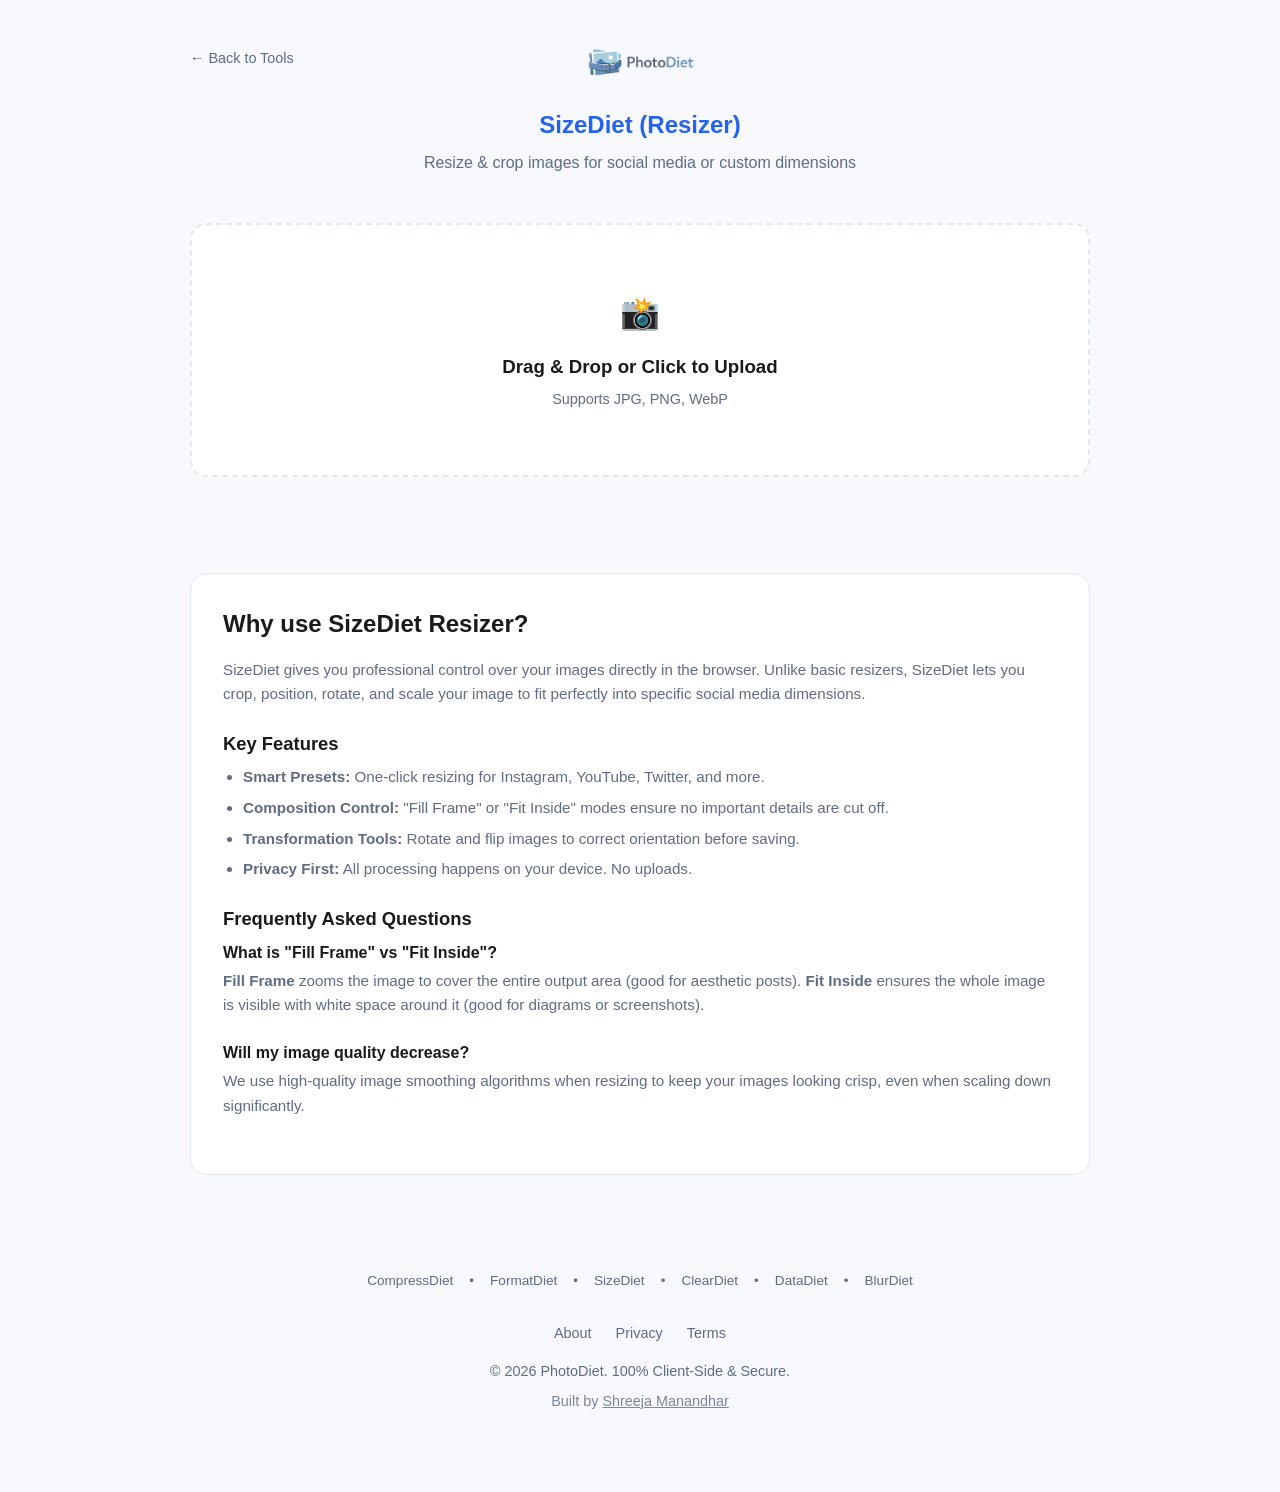
<file: resize/index.html>
<!doctype html>
<html lang="en">
  <head>
    <script
      async
      src="https://pagead2.googlesyndication.com/pagead/js/adsbygoogle.js?client=ca-pub-4897031352794569"
      crossorigin="anonymous"
    ></script>
    <meta charset="UTF-8" />
    <meta name="viewport" content="width=device-width, initial-scale=1.0" />

    <title>SizeDiet | Free Image Resizer for Social Media</title>
    <meta
      name="description"
      content="Resize and crop images for Instagram, YouTube, Twitter, and more. Free online tool with aspect ratio locking and social media presets."
    />
    <meta
      name="keywords"
      content="image resizer, instagram cropper, youtube thumbnail size, change photo dimensions, pixel resizer, crop image online"
    />
    <link rel="canonical" href="https://photodiet.netlify.app/resize/" />

    <link rel="icon" href="../public/icon/Icon_white.png" type="image/png" />

    <link rel="stylesheet" href="style.css" />

    <script type="application/ld+json">
      {
        "@context": "https://schema.org",
        "@type": "SoftwareApplication",
        "name": "SizeDiet",
        "applicationCategory": "MultimediaApplication",
        "operatingSystem": "Web Browser",
        "offers": { "@type": "Offer", "price": "0", "priceCurrency": "USD" },
        "description": "Browser-based image resizer and cropper with presets for social media platforms.",
        "featureList": "Social media presets, Aspect ratio lock, Interactive cropping, Rotate and Flip",
        "screenshot": "https://photodiet.netlify.app/public/icon/IconText_white.png"
      }
    </script>
  </head>
  <body>
    <header>
      <a href="/" class="back-link">← Back to Tools</a>
      <img
        src="../public/icon/IconText_white_noback.png"
        alt="PhotoDiet"
        class="main-logo"
      />
      <div class="tool-name">SizeDiet (Resizer)</div>
      <p class="subtitle">
        Resize & crop images for social media or custom dimensions
      </p>
    </header>

    <main>
      <section class="upload-zone" id="drop-zone">
        <div id="upload-content">
          <div class="upload-icon">📸</div>
          <h3>Drag & Drop or Click to Upload</h3>
          <p class="upload-hint">Supports JPG, PNG, WebP</p>
        </div>
        <input type="file" id="file-input" accept="image/*" />
      </section>

      <section class="file-summary hidden" id="preview-section">
        <div class="summary-left">
          <img id="small-preview" alt="Thumbnail" />
          <div class="file-text">
            <span class="fname" id="file-name">filename.jpg</span>
            <span class="fdims" id="original-dims">1920 × 1080 px</span>
          </div>
        </div>
        <button class="btn-text-danger" id="btn-remove">Remove</button>
      </section>

      <section class="controls hidden" id="controls">
        <h3 class="controls-title">Choose Output Size</h3>

        <div class="control-group">
          <label>Quick Presets:</label>
          <select id="preset-select">
            <option value="custom">Custom Dimensions</option>
            <optgroup label="Instagram">
              <option value="1080x1080">Instagram Square (1080×1080)</option>
              <option value="1080x1350">Instagram Portrait (1080×1350)</option>
              <option value="1080x1920">Instagram Story (1080×1920)</option>
            </optgroup>
            <optgroup label="YouTube">
              <option value="1280x720">Thumbnail (1280×720)</option>
              <option value="2560x1440">Channel Art (2560×1440)</option>
            </optgroup>
            <optgroup label="Twitter / X">
              <option value="1500x500">Header (1500×500)</option>
              <option value="1600x900">Post (1600×900)</option>
            </optgroup>
            <optgroup label="Facebook">
              <option value="1200x630">Post (1200×630)</option>
              <option value="820x312">Cover Photo (820×312)</option>
            </optgroup>
          </select>
        </div>

        <div class="dimensions-grid">
          <div class="input-wrapper">
            <label>Width (px)</label>
            <input type="number" id="input-width" placeholder="Width" />
          </div>

          <div class="lock-wrapper">
            <button
              id="btn-lock"
              class="btn-lock active"
              title="Lock Aspect Ratio"
            >
              🔒
            </button>
          </div>

          <div class="input-wrapper">
            <label>Height (px)</label>
            <input type="number" id="input-height" placeholder="Height" />
          </div>
        </div>
      </section>

      <section class="crop-editor hidden" id="crop-editor">
        <div class="editor-header">
          <h3>Position Your Image</h3>
          <div class="fit-toggle">
            <button class="fit-btn active" data-mode="cover">Fill Frame</button>
            <button class="fit-btn" data-mode="contain">Fit Inside</button>
          </div>
        </div>

        <div class="transform-controls">
          <div class="transform-group">
            <span class="transform-label">Rotate:</span>
            <button
              class="transform-btn"
              id="rotate-left"
              title="Rotate 90° Left"
            >
              ↶
            </button>
            <button
              class="transform-btn"
              id="rotate-right"
              title="Rotate 90° Right"
            >
              ↷
            </button>
          </div>
          <div class="transform-group">
            <span class="transform-label">Flip:</span>
            <button
              class="transform-btn"
              id="flip-horizontal"
              title="Flip Horizontal"
            >
              ↔
            </button>
            <button
              class="transform-btn"
              id="flip-vertical"
              title="Flip Vertical"
            >
              ↕
            </button>
          </div>
        </div>

        <div class="crop-canvas-container" id="canvas-container">
          <canvas id="crop-canvas"></canvas>
          <div class="crop-overlay">
            <div class="crop-corners corner-tl"></div>
            <div class="crop-corners corner-tr"></div>
            <div class="crop-corners corner-bl"></div>
            <div class="crop-corners corner-br"></div>
          </div>
        </div>

        <div class="zoom-controls">
          <button class="zoom-btn" id="zoom-out">−</button>
          <input
            type="range"
            id="zoom-slider"
            class="zoom-slider"
            min="50"
            max="200"
            value="100"
          />
          <button class="zoom-btn" id="zoom-in">+</button>
        </div>

        <div class="crop-info">
          <strong>💡 Drag to reposition • Scroll to zoom</strong><br />
          Final output: <span id="output-dims">-</span>
        </div>
      </section>

      <div class="action-area hidden" id="action-area">
        <button class="btn-download" id="btn-resize">
          Download Resized Image
        </button>
      </div>
    </main>

    <article class="seo-content">
      <h2>Why use SizeDiet Resizer?</h2>
      <p>
        SizeDiet gives you professional control over your images directly in the
        browser. Unlike basic resizers, SizeDiet lets you crop, position,
        rotate, and scale your image to fit perfectly into specific social media
        dimensions.
      </p>

      <h3>Key Features</h3>
      <ul>
        <li>
          <strong>Smart Presets:</strong> One-click resizing for Instagram,
          YouTube, Twitter, and more.
        </li>
        <li>
          <strong>Composition Control:</strong> "Fill Frame" or "Fit Inside"
          modes ensure no important details are cut off.
        </li>
        <li>
          <strong>Transformation Tools:</strong> Rotate and flip images to
          correct orientation before saving.
        </li>
        <li>
          <strong>Privacy First:</strong> All processing happens on your device.
          No uploads.
        </li>
      </ul>

      <h3>Frequently Asked Questions</h3>
      <div class="faq-item">
        <span class="faq-question">What is "Fill Frame" vs "Fit Inside"?</span>
        <p>
          <strong>Fill Frame</strong> zooms the image to cover the entire output
          area (good for aesthetic posts). <strong>Fit Inside</strong> ensures
          the whole image is visible with white space around it (good for
          diagrams or screenshots).
        </p>
      </div>
      <div class="faq-item">
        <span class="faq-question">Will my image quality decrease?</span>
        <p>
          We use high-quality image smoothing algorithms when resizing to keep
          your images looking crisp, even when scaling down significantly.
        </p>
      </div>
    </article>
    <!-- Square ads -->
    <ins
      class="adsbygoogle"
      style="display: block"
      data-ad-client="ca-pub-4897031352794569"
      data-ad-slot="9771049708"
      data-ad-format="auto"
      data-full-width-responsive="true"
    ></ins>
    <script>
      (adsbygoogle = window.adsbygoogle || []).push({});
    </script>
    <footer
      style="
        margin-top: auto;
        padding: 3rem 1rem;
        text-align: center;
        color: var(--text-secondary);
        font-size: 0.9rem;
      "
    >
      <div
        style="
          margin-bottom: 2rem;
          display: flex;
          flex-wrap: wrap;
          justify-content: center;
          gap: 1rem;
          font-size: 0.85rem;
        "
      >
        <a href="/compress/" style="color: inherit; text-decoration: none"
          >CompressDiet</a
        >
        •
        <a href="/convert/" style="color: inherit; text-decoration: none"
          >FormatDiet</a
        >
        •
        <a href="/resize/" style="color: inherit; text-decoration: none"
          >SizeDiet</a
        >
        •
        <a href="/remove-bg/" style="color: inherit; text-decoration: none"
          >ClearDiet</a
        >
        •
        <a
          href="/metadataRemover/"
          style="color: inherit; text-decoration: none"
          >DataDiet</a
        >
        •
        <a href="/blur/" style="color: inherit; text-decoration: none"
          >BlurDiet</a
        >
      </div>

      <div style="margin-bottom: 1rem">
        <a
          href="/about.html"
          style="margin: 0 10px; text-decoration: none; color: inherit"
          >About</a
        >
        <a
          href="/privacy.html"
          style="margin: 0 10px; text-decoration: none; color: inherit"
          >Privacy</a
        >
        <a
          href="/terms.html"
          style="margin: 0 10px; text-decoration: none; color: inherit"
          >Terms</a
        >
      </div>
      <p>&copy; 2026 PhotoDiet. 100% Client-Side & Secure.</p>
      <p style="margin-top: 0.5rem; opacity: 0.8">
        Built by
        <a
          href="https://shreejamanandhar.com.np"
          target="_blank"
          rel="noopener"
          style="text-decoration: underline; color: inherit"
          >Shreeja Manandhar</a
        >
      </p>
    </footer>

    <script src="script.js"></script>
  </body>
</html>
</file>
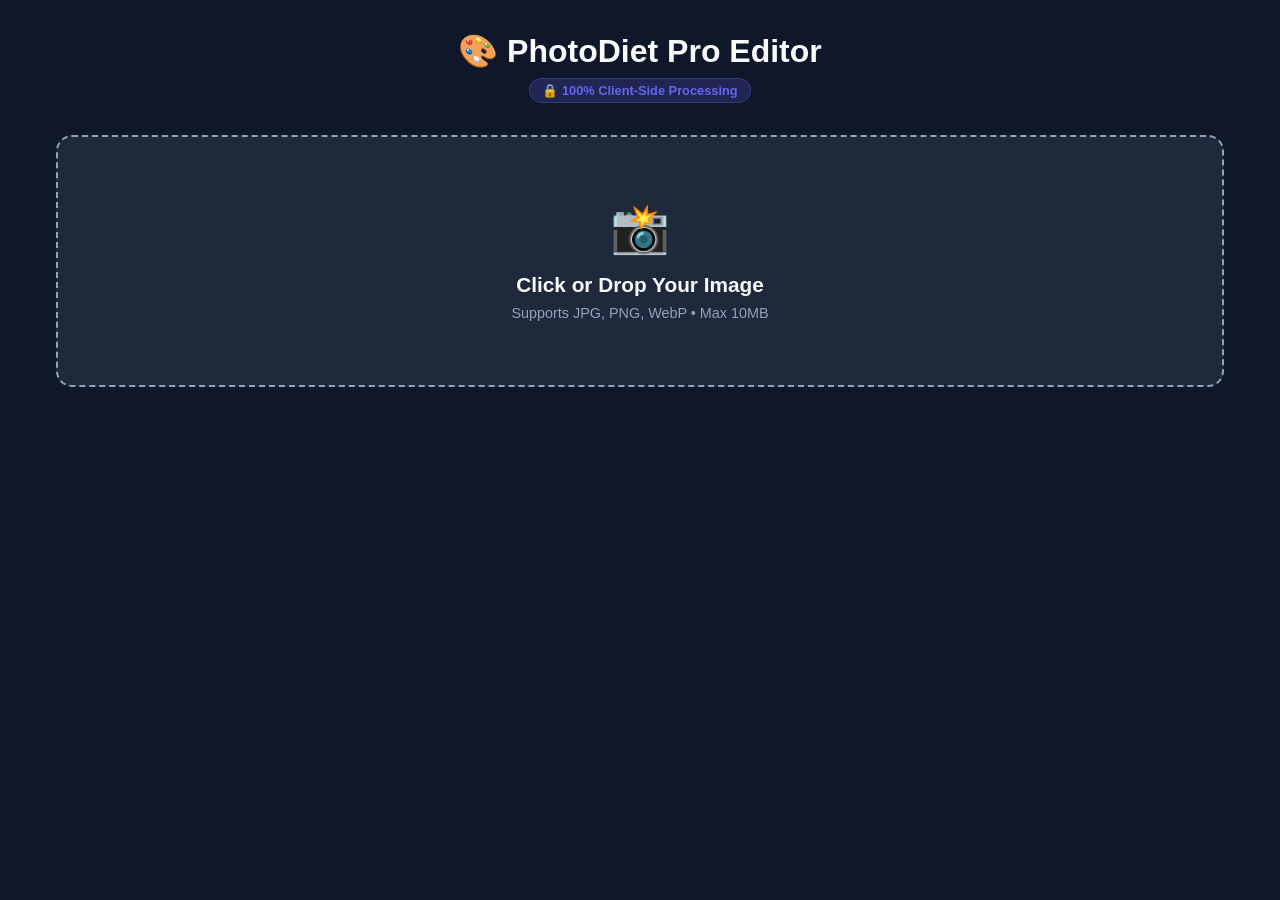
<file: try/index.html>
<!doctype html>
<html lang="en">
  <head>
    <meta charset="UTF-8" />
    <meta name="viewport" content="width=device-width, initial-scale=1.0" />
    <title>PhotoDiet | Pro Editor</title>
    <style>
      :root {
        --primary: #6366f1;
        --primary-dark: #4f46e5;
        --bg: #0f172a;
        --surface: #1e293b;
        --surface-hover: #26334d;
        --text: #f8fafc;
        --text-dim: #94a3b8;
        --danger: #ef4444;
        --success: #10b981;
        --warning: #f59e0b;
      }

      * {
        box-sizing: border-box;
        margin: 0;
        padding: 0;
      }

      body {
        font-family:
          -apple-system, BlinkMacSystemFont, "Segoe UI", Roboto, sans-serif;
        background-color: var(--bg);
        color: var(--text);
        display: flex;
        flex-direction: column;
        align-items: center;
        min-height: 100vh;
        padding: 1rem;
      }

      .container {
        width: 100%;
        max-width: 1200px;
        padding: 1rem;
      }

      header {
        text-align: center;
        margin-bottom: 2rem;
      }
      h1 {
        font-size: 2rem;
        margin-bottom: 0.5rem;
      }

      .badge {
        display: inline-block;
        background: rgba(99, 102, 241, 0.2);
        color: var(--primary);
        padding: 0.25rem 0.75rem;
        border-radius: 99px;
        font-size: 0.8rem;
        font-weight: 600;
        border: 1px solid rgba(99, 102, 241, 0.3);
      }

      .drop-zone {
        background: var(--surface);
        border: 2px dashed var(--text-dim);
        border-radius: 1rem;
        padding: 4rem 2rem;
        text-align: center;
        cursor: pointer;
        transition: all 0.2s;
      }
      .drop-zone:hover,
      .drop-zone.dragover {
        border-color: var(--primary);
        background: var(--surface-hover);
        transform: scale(1.01);
      }
      .drop-zone-icon {
        font-size: 3rem;
        margin-bottom: 1rem;
      }

      .editor-container {
        display: none;
        gap: 1rem;
      }

      .sidebar {
        background: var(--surface);
        padding: 1.5rem;
        border-radius: 1rem;
        min-width: 280px;
      }

      .main-panel {
        flex: 1;
        display: flex;
        flex-direction: column;
        gap: 1rem;
      }

      .section {
        margin-bottom: 1.5rem;
      }

      .section-title {
        font-size: 0.9rem;
        color: var(--text-dim);
        text-transform: uppercase;
        margin-bottom: 0.75rem;
        font-weight: 600;
        letter-spacing: 0.5px;
      }

      .tool-btn {
        width: 100%;
        background: transparent;
        border: 1px solid rgba(255, 255, 255, 0.1);
        color: var(--text);
        padding: 0.75rem 1rem;
        border-radius: 0.5rem;
        cursor: pointer;
        display: flex;
        align-items: center;
        gap: 0.75rem;
        margin-bottom: 0.5rem;
        transition: all 0.2s;
        font-size: 0.95rem;
      }

      .tool-btn:hover {
        background: rgba(255, 255, 255, 0.05);
        border-color: var(--primary);
      }

      .tool-btn.active {
        background: rgba(99, 102, 241, 0.2);
        border-color: var(--primary);
      }

      .toolbar {
        display: flex;
        flex-wrap: wrap;
        gap: 1rem;
        align-items: center;
        justify-content: space-between;
        padding: 1rem;
        background: var(--surface);
        border-radius: 1rem;
      }

      .tool-group {
        display: flex;
        gap: 0.5rem;
        align-items: center;
        flex-wrap: wrap;
      }

      .canvas-wrapper {
        position: relative;
        overflow: hidden;
        border-radius: 0.75rem;
        background: var(--surface);
        background-image:
          linear-gradient(45deg, #2d3748 25%, transparent 25%),
          linear-gradient(-45deg, #2d3748 25%, transparent 25%),
          linear-gradient(45deg, transparent 75%, #2d3748 75%),
          linear-gradient(-45deg, transparent 75%, #2d3748 75%);
        background-size: 20px 20px;
        background-position:
          0 0,
          0 10px,
          10px -10px,
          -10px 0px;
        display: flex;
        justify-content: center;
        align-items: center;
        min-height: 500px;
        max-height: 70vh;
        padding: 2rem;
      }

      canvas {
        max-width: 100%;
        max-height: 100%;
        cursor: crosshair;
        touch-action: none;
        box-shadow: 0 10px 40px rgba(0, 0, 0, 0.5);
        border-radius: 0.5rem;
      }

      .brush-preview {
        position: absolute;
        border: 2px solid var(--primary);
        border-radius: 50%;
        pointer-events: none;
        display: none;
        opacity: 0.7;
        box-shadow: 0 0 10px rgba(99, 102, 241, 0.5);
      }

      .btn {
        background: var(--primary);
        color: white;
        border: none;
        padding: 0.6rem 1.2rem;
        border-radius: 0.5rem;
        font-weight: 600;
        cursor: pointer;
        display: inline-flex;
        align-items: center;
        gap: 0.5rem;
        transition: all 0.2s;
        font-size: 0.9rem;
      }
      .btn:hover {
        background: var(--primary-dark);
        transform: translateY(-1px);
      }
      .btn:active {
        transform: scale(0.98);
      }
      .btn:disabled {
        opacity: 0.5;
        cursor: not-allowed;
      }

      .btn-outline {
        background: transparent;
        border: 1px solid var(--text-dim);
      }
      .btn-outline:hover:not(:disabled) {
        background: rgba(255, 255, 255, 0.05);
        border-color: var(--text);
      }

      .btn-small {
        padding: 0.4rem 0.8rem;
        font-size: 0.85rem;
      }

      .btn-success {
        background: var(--success);
      }

      .slider-control {
        margin-bottom: 1rem;
      }

      .slider-label {
        display: flex;
        justify-content: space-between;
        margin-bottom: 0.5rem;
        font-size: 0.9rem;
        color: var(--text-dim);
      }

      .slider-value {
        color: var(--primary);
        font-weight: 600;
      }

      input[type="range"] {
        width: 100%;
        height: 6px;
        background: rgba(255, 255, 255, 0.1);
        border-radius: 5px;
        outline: none;
        -webkit-appearance: none;
      }

      input[type="range"]::-webkit-slider-thumb {
        -webkit-appearance: none;
        width: 18px;
        height: 18px;
        background: var(--primary);
        border-radius: 50%;
        cursor: pointer;
        box-shadow: 0 2px 5px rgba(0, 0, 0, 0.3);
      }

      input[type="range"]::-moz-range-thumb {
        width: 18px;
        height: 18px;
        background: var(--primary);
        border-radius: 50%;
        cursor: pointer;
        border: none;
      }

      .stats {
        display: grid;
        grid-template-columns: repeat(2, 1fr);
        gap: 1rem;
        margin-bottom: 1rem;
      }

      .stat-card {
        background: rgba(255, 255, 255, 0.05);
        padding: 1rem;
        border-radius: 0.5rem;
        text-align: center;
      }

      .stat-value {
        font-size: 1.5rem;
        font-weight: 700;
        color: var(--primary);
        display: block;
      }

      .stat-label {
        font-size: 0.75rem;
        color: var(--text-dim);
        text-transform: uppercase;
        margin-top: 0.25rem;
      }

      .loading-overlay {
        position: absolute;
        top: 0;
        left: 0;
        right: 0;
        bottom: 0;
        background: rgba(15, 23, 42, 0.95);
        display: none;
        flex-direction: column;
        align-items: center;
        justify-content: center;
        z-index: 10;
        backdrop-filter: blur(8px);
        border-radius: 0.75rem;
      }
      .spinner {
        width: 50px;
        height: 50px;
        border: 4px solid rgba(255, 255, 255, 0.1);
        border-top: 4px solid var(--primary);
        border-radius: 50%;
        animation: spin 1s linear infinite;
        margin-bottom: 1rem;
      }
      @keyframes spin {
        0% {
          transform: rotate(0deg);
        }
        100% {
          transform: rotate(360deg);
        }
      }

      .progress-bar {
        width: 200px;
        height: 6px;
        background: rgba(255, 255, 255, 0.1);
        border-radius: 10px;
        overflow: hidden;
        margin-top: 1rem;
      }

      .progress-fill {
        height: 100%;
        background: linear-gradient(90deg, var(--primary), var(--success));
        width: 0%;
        transition: width 0.3s;
      }

      .shortcuts {
        background: rgba(255, 255, 255, 0.05);
        padding: 1rem;
        border-radius: 0.5rem;
        font-size: 0.85rem;
      }

      .shortcut-item {
        display: flex;
        justify-content: space-between;
        padding: 0.5rem 0;
        border-bottom: 1px solid rgba(255, 255, 255, 0.05);
      }

      .shortcut-item:last-child {
        border-bottom: none;
      }

      .key {
        background: rgba(255, 255, 255, 0.1);
        padding: 0.2rem 0.5rem;
        border-radius: 0.25rem;
        font-family: monospace;
        font-size: 0.8rem;
      }

      .toast {
        position: fixed;
        bottom: 2rem;
        right: 2rem;
        background: var(--surface);
        color: var(--text);
        padding: 1rem 1.5rem;
        border-radius: 0.5rem;
        box-shadow: 0 10px 40px rgba(0, 0, 0, 0.5);
        display: none;
        align-items: center;
        gap: 0.75rem;
        z-index: 1000;
        animation: slideIn 0.3s ease;
      }

      @keyframes slideIn {
        from {
          transform: translateX(400px);
          opacity: 0;
        }
        to {
          transform: translateX(0);
          opacity: 1;
        }
      }

      .toast.success {
        border-left: 4px solid var(--success);
      }

      .toast.error {
        border-left: 4px solid var(--danger);
      }

      @media (max-width: 1024px) {
        .editor-container {
          flex-direction: column;
        }
        .sidebar {
          min-width: 100%;
        }
      }

      @media (max-width: 768px) {
        h1 {
          font-size: 1.5rem;
        }
        .canvas-wrapper {
          min-height: 300px;
          padding: 1rem;
        }
        .toolbar {
          flex-direction: column;
          align-items: stretch;
        }
        .tool-group {
          justify-content: center;
        }
        .stats {
          grid-template-columns: repeat(2, 1fr);
        }
      }
    </style>
  </head>
  <body>
    <div class="container">
      <header>
        <h1>🎨 PhotoDiet Pro Editor</h1>
        <div class="badge">🔒 100% Client-Side Processing</div>
      </header>

      <div class="drop-zone" id="dropZone">
        <div class="drop-zone-icon">📸</div>
        <div style="font-size: 1.3rem; font-weight: 600; margin-bottom: 0.5rem">
          Click or Drop Your Image
        </div>
        <div style="color: var(--text-dim); font-size: 0.9rem">
          Supports JPG, PNG, WebP • Max 10MB
        </div>
        <input
          type="file"
          id="fileInput"
          accept="image/*"
          style="display: none"
        />
      </div>

      <div class="editor-container" id="editorContainer">
        <aside class="sidebar">
          <div class="section">
            <div class="section-title">🎯 Mode</div>
            <button class="tool-btn active" id="eraseMode">
              <span>🧹</span>
              <span>Erase Mode</span>
            </button>
            <button class="tool-btn" id="restoreMode">
              <span>🔄</span>
              <span>Restore Mode</span>
            </button>
          </div>

          <div class="section">
            <div class="section-title">✨ AI Tools</div>
            <button class="tool-btn" id="autoBtn">
              <span>🤖</span>
              <span>Auto Remove BG</span>
            </button>
          </div>

          <div class="section">
            <div class="section-title">🖌️ Brush Settings</div>

            <div class="slider-control">
              <div class="slider-label">
                <span>Size</span>
                <span class="slider-value" id="brushSizeVal">30px</span>
              </div>
              <input type="range" id="brushSize" min="5" max="150" value="30" />
            </div>

            <div class="slider-control">
              <div class="slider-label">
                <span>Hardness</span>
                <span class="slider-value" id="hardnessVal">100%</span>
              </div>
              <input type="range" id="hardness" min="0" max="100" value="100" />
            </div>

            <div class="slider-control">
              <div class="slider-label">
                <span>Opacity</span>
                <span class="slider-value" id="opacityVal">100%</span>
              </div>
              <input type="range" id="opacity" min="10" max="100" value="100" />
            </div>
          </div>

          <div class="section">
            <div class="section-title">📊 Image Info</div>
            <div class="stats">
              <div class="stat-card">
                <span class="stat-value" id="widthStat">-</span>
                <span class="stat-label">Width</span>
              </div>
              <div class="stat-card">
                <span class="stat-value" id="heightStat">-</span>
                <span class="stat-label">Height</span>
              </div>
              <div class="stat-card">
                <span class="stat-value" id="sizeStat">-</span>
                <span class="stat-label">Size</span>
              </div>
              <div class="stat-card">
                <span class="stat-value" id="undoCount">0</span>
                <span class="stat-label">History</span>
              </div>
            </div>
          </div>

          <div class="section">
            <div class="section-title">⌨️ Shortcuts</div>
            <div class="shortcuts">
              <div class="shortcut-item">
                <span>Undo</span>
                <kbd class="key">Ctrl+Z</kbd>
              </div>
              <div class="shortcut-item">
                <span>Redo</span>
                <kbd class="key">Ctrl+Y</kbd>
              </div>
              <div class="shortcut-item">
                <span>Toggle Mode</span>
                <kbd class="key">E / R</kbd>
              </div>
              <div class="shortcut-item">
                <span>Brush Size</span>
                <kbd class="key">[ / ]</kbd>
              </div>
            </div>
          </div>
        </aside>

        <div class="main-panel">
          <div class="toolbar">
            <div class="tool-group">
              <button class="btn btn-outline btn-small" id="zoomInBtn">
                🔍+ Zoom
              </button>
              <button class="btn btn-outline btn-small" id="zoomOutBtn">
                🔍- Zoom
              </button>
              <button class="btn btn-outline btn-small" id="fitBtn">
                📐 Fit
              </button>
            </div>

            <div class="tool-group">
              <button class="btn btn-outline" id="undoBtn" disabled>
                ↶ Undo
              </button>
              <button class="btn btn-outline" id="redoBtn" disabled>
                ↷ Redo
              </button>
              <button class="btn btn-outline" id="resetBtn">🔄 Reset</button>
              <button class="btn btn-success" id="downloadBtn">
                ⬇ Download
              </button>
            </div>
          </div>

          <div class="canvas-wrapper" id="canvasWrapper">
            <canvas id="mainCanvas"></canvas>
            <div class="brush-preview" id="brushPreview"></div>

            <div class="loading-overlay" id="loader">
              <div class="spinner"></div>
              <p id="statusText">Processing...</p>
              <div class="progress-bar">
                <div class="progress-fill" id="progressFill"></div>
              </div>
            </div>
          </div>
        </div>
      </div>
    </div>

    <div class="toast" id="toast">
      <span id="toastIcon">✓</span>
      <span id="toastMessage">Action completed</span>
    </div>

    <script type="module">
      import removeBackground from "https://esm.sh/@imgly/background-removal@1.4.5";

      const dropZone = document.getElementById("dropZone");
      const fileInput = document.getElementById("fileInput");
      const editorContainer = document.getElementById("editorContainer");
      const canvas = document.getElementById("mainCanvas");
      const ctx = canvas.getContext("2d");
      const loader = document.getElementById("loader");
      const statusText = document.getElementById("statusText");
      const progressFill = document.getElementById("progressFill");
      const brushPreview = document.getElementById("brushPreview");
      const canvasWrapper = document.getElementById("canvasWrapper");

      const autoBtn = document.getElementById("autoBtn");
      const eraseMode = document.getElementById("eraseMode");
      const restoreMode = document.getElementById("restoreMode");
      const brushSizeInput = document.getElementById("brushSize");
      const brushSizeVal = document.getElementById("brushSizeVal");
      const hardnessInput = document.getElementById("hardness");
      const hardnessVal = document.getElementById("hardnessVal");
      const opacityInput = document.getElementById("opacity");
      const opacityVal = document.getElementById("opacityVal");
      const resetBtn = document.getElementById("resetBtn");
      const undoBtn = document.getElementById("undoBtn");
      const redoBtn = document.getElementById("redoBtn");
      const downloadBtn = document.getElementById("downloadBtn");
      const zoomInBtn = document.getElementById("zoomInBtn");
      const zoomOutBtn = document.getElementById("zoomOutBtn");
      const fitBtn = document.getElementById("fitBtn");

      const widthStat = document.getElementById("widthStat");
      const heightStat = document.getElementById("heightStat");
      const sizeStat = document.getElementById("sizeStat");
      const undoCount = document.getElementById("undoCount");

      const toast = document.getElementById("toast");
      const toastIcon = document.getElementById("toastIcon");
      const toastMessage = document.getElementById("toastMessage");

      let originalImage = null;
      let history = [];
      let historyIndex = -1;
      let isDrawing = false;
      let currentMode = "erase";
      let currentScale = 1;

      function showToast(message, type = "success") {
        toastIcon.textContent = type === "success" ? "✓" : "⚠";
        toastMessage.textContent = message;
        toast.className = `toast ${type}`;
        toast.style.display = "flex";
        setTimeout(() => {
          toast.style.display = "none";
        }, 3000);
      }

      function updateStats() {
        if (!originalImage) return;
        widthStat.textContent = originalImage.width + "px";
        heightStat.textContent = originalImage.height + "px";

        canvas.toBlob((blob) => {
          const kb = (blob.size / 1024).toFixed(1);
          sizeStat.textContent =
            kb < 1024 ? kb + "KB" : (kb / 1024).toFixed(1) + "MB";
        });

        undoCount.textContent = historyIndex + 1;
        undoBtn.disabled = historyIndex <= 0;
        redoBtn.disabled = historyIndex >= history.length - 1;
      }

      dropZone.addEventListener("click", () => fileInput.click());
      fileInput.addEventListener("change", (e) => {
        if (e.target.files.length) loadFile(e.target.files[0]);
      });

      dropZone.addEventListener("dragover", (e) => {
        e.preventDefault();
        dropZone.classList.add("dragover");
      });

      dropZone.addEventListener("dragleave", () => {
        dropZone.classList.remove("dragover");
      });

      dropZone.addEventListener("drop", (e) => {
        e.preventDefault();
        dropZone.classList.remove("dragover");
        if (e.dataTransfer.files.length) loadFile(e.dataTransfer.files[0]);
      });

      function loadFile(file) {
        if (!file.type.match("image.*")) {
          showToast("Please upload an image file", "error");
          return;
        }

        if (file.size > 10 * 1024 * 1024) {
          showToast("File too large. Max 10MB", "error");
          return;
        }

        const reader = new FileReader();
        reader.onload = (e) => {
          const img = new Image();
          img.onload = () => {
            originalImage = img;
            initCanvas(img);
            dropZone.style.display = "none";
            editorContainer.style.display = "flex";
            updateStats();
            showToast("Image loaded successfully");
          };
          img.src = e.target.result;
        };
        reader.readAsDataURL(file);
      }

      function initCanvas(img) {
        canvas.width = img.width;
        canvas.height = img.height;
        ctx.drawImage(img, 0, 0);
        saveState();
        fitToView();
      }

      function saveState() {
        history = history.slice(0, historyIndex + 1);
        if (history.length > 20) history.shift();
        else historyIndex++;
        history.push(canvas.toDataURL());
        updateStats();
      }

      function loadState(index) {
        if (index < 0 || index >= history.length) return;
        const img = new Image();
        img.onload = () => {
          ctx.clearRect(0, 0, canvas.width, canvas.height);
          ctx.drawImage(img, 0, 0);
          historyIndex = index;
          updateStats();
        };
        img.src = history[index];
      }

      eraseMode.addEventListener("click", () => {
        currentMode = "erase";
        eraseMode.classList.add("active");
        restoreMode.classList.remove("active");
      });

      restoreMode.addEventListener("click", () => {
        currentMode = "restore";
        restoreMode.classList.add("active");
        eraseMode.classList.remove("active");
      });

      autoBtn.addEventListener("click", async () => {
        if (!originalImage) return;

        loader.style.display = "flex";
        statusText.innerText = "Loading AI model...";
        progressFill.style.width = "0%";

        try {
          const blob = await removeBackground(originalImage.src, {
            progress: (key, current, total) => {
              const percent = Math.round((current / total) * 100);
              progressFill.style.width = percent + "%";
              statusText.innerText = `AI Processing... ${percent}%`;
            },
          });

          const processedUrl = URL.createObjectURL(blob);
          const processedImg = new Image();
          processedImg.onload = () => {
            ctx.clearRect(0, 0, canvas.width, canvas.height);
            ctx.drawImage(processedImg, 0, 0);
            saveState();
            loader.style.display = "none";
            URL.revokeObjectURL(processedUrl);
            showToast("Background removed successfully");
            updateStats();
          };
          processedImg.src = processedUrl;
        } catch (err) {
          console.error(err);
          showToast("AI processing failed: " + err.message, "error");
          loader.style.display = "none";
        }
      });

      brushSizeInput.addEventListener("input", (e) => {
        brushSizeVal.textContent = e.target.value + "px";
      });

      hardnessInput.addEventListener("input", (e) => {
        hardnessVal.textContent = e.target.value + "%";
      });

      opacityInput.addEventListener("input", (e) => {
        opacityVal.textContent = e.target.value + "%";
      });

      function getMousePos(evt) {
        const rect = canvas.getBoundingClientRect();
        const scaleX = canvas.width / rect.width;
        const scaleY = canvas.height / rect.height;
        return {
          x: (evt.clientX - rect.left) * scaleX,
          y: (evt.clientY - rect.top) * scaleY,
        };
      }

      function draw(e) {
        if (!isDrawing) return;
        const pos = getMousePos(e);
        const size = parseInt(brushSizeInput.value);
        const hardness = parseInt(hardnessInput.value) / 100;
        const opacity = parseInt(opacityInput.value) / 100;

        if (currentMode === "erase") {
          ctx.globalCompositeOperation = "destination-out";
          ctx.globalAlpha = opacity;

          if (hardness < 1) {
            const gradient = ctx.createRadialGradient(
              pos.x,
              pos.y,
              0,
              pos.x,
              pos.y,
              size / 2,
            );
            gradient.addColorStop(0, `rgba(0,0,0,${opacity})`);
            gradient.addColorStop(hardness, `rgba(0,0,0,${opacity * 0.5})`);
            gradient.addColorStop(1, "rgba(0,0,0,0)");
            ctx.fillStyle = gradient;
            ctx.beginPath();
            ctx.arc(pos.x, pos.y, size / 2, 0, Math.PI * 2);
            ctx.fill();
          } else {
            ctx.beginPath();
            ctx.arc(pos.x, pos.y, size / 2, 0, Math.PI * 2);
            ctx.fill();
          }

          ctx.globalCompositeOperation = "source-over";
          ctx.globalAlpha = 1;
        } else {
          ctx.globalAlpha = opacity;
          ctx.drawImage(
            originalImage,
            pos.x - size / 2,
            pos.y - size / 2,
            size,
            size,
            pos.x - size / 2,
            pos.y - size / 2,
            size,
            size,
          );
          ctx.globalAlpha = 1;
        }
      }

      canvas.addEventListener("mousedown", (e) => {
        isDrawing = true;
        draw(e);
      });

      canvas.addEventListener("mousemove", (e) => {
        const rect = canvas.getBoundingClientRect();
        const size = parseInt(brushSizeInput.value);
        brushPreview.style.width = size / (canvas.width / rect.width) + "px";
        brushPreview.style.height = size / (canvas.width / rect.width) + "px";
        brushPreview.style.left =
          e.clientX - brushPreview.offsetWidth / 2 + "px";
        brushPreview.style.top =
          e.clientY - brushPreview.offsetHeight / 2 + "px";
        brushPreview.style.display = "block";
        draw(e);
      });

      canvas.addEventListener("mouseup", () => {
        if (isDrawing) {
          isDrawing = false;
          saveState();
        }
      });

      canvas.addEventListener("mouseout", () => {
        isDrawing = false;
        brushPreview.style.display = "none";
      });

      canvas.addEventListener("mouseenter", () => {
        brushPreview.style.display = "block";
      });

      canvas.addEventListener(
        "touchstart",
        (e) => {
          e.preventDefault();
          isDrawing = true;
          const touch = e.touches[0];
          draw(touch);
        },
        { passive: false },
      );

      canvas.addEventListener(
        "touchmove",
        (e) => {
          e.preventDefault();
          if (isDrawing) {
            const touch = e.touches[0];
            draw(touch);
          }
        },
        { passive: false },
      );

      canvas.addEventListener("touchend", () => {
        if (isDrawing) {
          isDrawing = false;
          saveState();
        }
      });

      function fitToView() {
        const wrapper = canvasWrapper;
        const wrapperWidth = wrapper.clientWidth - 80;
        const wrapperHeight = wrapper.clientHeight - 80;
        const scaleX = wrapperWidth / canvas.width;
        const scaleY = wrapperHeight / canvas.height;
        currentScale = Math.min(scaleX, scaleY, 1);
        canvas.style.transform = `scale(${currentScale})`;
      }

      zoomInBtn.addEventListener("click", () => {
        currentScale = Math.min(currentScale * 1.2, 3);
        canvas.style.transform = `scale(${currentScale})`;
      });

      zoomOutBtn.addEventListener("click", () => {
        currentScale = Math.max(currentScale / 1.2, 0.1);
        canvas.style.transform = `scale(${currentScale})`;
      });

      fitBtn.addEventListener("click", fitToView);

      undoBtn.addEventListener("click", () => {
        if (historyIndex > 0) {
          loadState(historyIndex - 1);
          showToast("Undo");
        }
      });

      redoBtn.addEventListener("click", () => {
        if (historyIndex < history.length - 1) {
          loadState(historyIndex + 1);
          showToast("Redo");
        }
      });

      resetBtn.addEventListener("click", () => {
        if (confirm("Reset to original image? This will clear all edits.")) {
          ctx.clearRect(0, 0, canvas.width, canvas.height);
          ctx.drawImage(originalImage, 0, 0);
          saveState();
          showToast("Image reset");
        }
      });

      downloadBtn.addEventListener("click", () => {
        const link = document.createElement("a");
        link.download = `photodiet-${Date.now()}.png`;
        link.href = canvas.toDataURL("image/png");
        link.click();
        showToast("Image downloaded");
      });

      document.addEventListener("keydown", (e) => {
        if (e.ctrlKey && e.key === "z") {
          e.preventDefault();
          undoBtn.click();
        }
        if (e.ctrlKey && e.key === "y") {
          e.preventDefault();
          redoBtn.click();
        }
        if (e.key === "e" || e.key === "E") {
          eraseMode.click();
        }
        if (e.key === "r" || e.key === "R") {
          restoreMode.click();
        }
        if (e.key === "[") {
          brushSizeInput.value = Math.max(
            5,
            parseInt(brushSizeInput.value) - 5,
          );
          brushSizeVal.textContent = brushSizeInput.value + "px";
        }
        if (e.key === "]") {
          brushSizeInput.value = Math.min(
            150,
            parseInt(brushSizeInput.value) + 5,
          );
          brushSizeVal.textContent = brushSizeInput.value + "px";
        }
      });

      window.addEventListener("resize", () => {
        if (originalImage) {
          fitToView();
        }
      });
    </script>
  </body>
</html>
</file>
<file: bgRemover/style.css>
/* --- VARIABLES & RESET --- */
:root {
  --bg-color: #f7f9fc;
  --surface-color: #ffffff;
  --text-primary: #1a1a1a;
  --text-secondary: #5e6c84;
  --accent-color: #2563eb;
  --accent-dark: #1d4ed8;
  --border-color: #e2e8f0;
  --danger-color: #ef4444;
  --success-color: #10b981;
  --shadow-soft: 0 4px 20px rgba(0, 0, 0, 0.04);
  --radius-lg: 16px;
}

* {
  box-sizing: border-box;
  margin: 0;
  padding: 0;
  font-family:
    -apple-system, BlinkMacSystemFont, "Segoe UI", Roboto, sans-serif;
}

body {
  background-color: var(--bg-color);
  color: var(--text-primary);
  min-height: 100vh;
  display: flex;
  flex-direction: column;
  align-items: center;
  padding: 2rem 1rem;
  line-height: 1.5;
}

/* HEADER */
header {
  text-align: center;
  margin-bottom: 2rem;
  width: 100%;
  max-width: 1200px;
  position: relative;
}
.back-link {
  position: absolute;
  left: 0;
  top: 1rem;
  text-decoration: none;
  color: var(--text-secondary);
  font-size: 0.9rem;
  font-weight: 500;
}
.back-link:hover {
  color: var(--accent-color);
}
.main-logo {
  height: 60px;
  width: auto;
  margin-bottom: 0.5rem;
  display: inline-block;
}
.tool-name {
  font-size: 1.5rem;
  font-weight: 700;
  color: var(--accent-color);
  margin-bottom: 0.5rem;
}
.subtitle {
  color: var(--text-secondary);
}

.container {
  width: 100%;
  max-width: 1200px;
}
main {
  width: 100%;
}

/* DROP ZONE */
.drop-zone {
  background: var(--surface-color);
  border: 2px dashed var(--border-color);
  border-radius: var(--radius-lg);
  padding: 4rem 2rem;
  text-align: center;
  cursor: pointer;
  transition: all 0.2s;
}
.drop-zone:hover,
.drop-zone.dragover {
  border-color: var(--accent-color);
  background: #f0f9ff;
  transform: scale(1.01);
}
.drop-zone-icon {
  font-size: 3rem;
  margin-bottom: 1rem;
}

/* EDITOR CONTAINER */
.editor-container {
  display: none; /* Hidden by default */
  gap: 1.5rem;
  align-items: flex-start;
}

/* SIDEBAR */
.sidebar {
  background: var(--surface-color);
  padding: 1.5rem;
  border-radius: var(--radius-lg);
  box-shadow: var(--shadow-soft);
  min-width: 280px;
  width: 280px;
  flex-shrink: 0;
}

.main-panel {
  flex: 1;
  display: flex;
  flex-direction: column;
  gap: 1.5rem;
  width: 100%;
}

.section {
  margin-bottom: 1.5rem;
}
.section-title {
  font-size: 0.8rem;
  color: var(--text-secondary);
  text-transform: uppercase;
  margin-bottom: 0.75rem;
  font-weight: 700;
  letter-spacing: 0.5px;
}

/* BUTTONS */
.tool-btn {
  width: 100%;
  background: transparent;
  border: 1px solid var(--border-color);
  color: var(--text-primary);
  padding: 0.75rem 1rem;
  border-radius: 0.5rem;
  cursor: pointer;
  display: flex;
  align-items: center;
  gap: 0.75rem;
  margin-bottom: 0.5rem;
  transition: all 0.2s;
  font-size: 0.95rem;
  font-weight: 500;
}
.tool-btn:hover {
  background: #f8fafc;
  border-color: var(--accent-color);
}
.tool-btn.active {
  background: #eff6ff;
  border-color: var(--accent-color);
  color: var(--accent-color);
}

.btn {
  background: var(--accent-color);
  color: white;
  border: none;
  padding: 0.6rem 1.2rem;
  border-radius: 0.5rem;
  font-weight: 600;
  cursor: pointer;
  display: inline-flex;
  align-items: center;
  gap: 0.5rem;
  transition: all 0.2s;
  font-size: 0.9rem;
}
.btn:hover {
  background: var(--accent-dark);
  transform: translateY(-1px);
}
.btn:disabled {
  opacity: 0.5;
  cursor: not-allowed;
}

.btn-outline {
  background: transparent;
  border: 1px solid var(--border-color);
  color: var(--text-secondary);
}
.btn-outline:hover:not(:disabled) {
  background: #f8fafc;
  border-color: var(--text-primary);
  color: var(--text-primary);
}
.btn-success {
  background: var(--success-color);
}
.btn-small {
  padding: 0.4rem 0.8rem;
  font-size: 0.85rem;
}

/* SLIDERS */
.slider-control {
  margin-bottom: 1rem;
}
.slider-label {
  display: flex;
  justify-content: space-between;
  margin-bottom: 0.5rem;
  font-size: 0.9rem;
  color: var(--text-secondary);
}
.slider-value {
  color: var(--accent-color);
  font-weight: 600;
}

input[type="range"] {
  width: 100%;
  height: 6px;
  background: var(--border-color);
  border-radius: 5px;
  outline: none;
  -webkit-appearance: none;
}
input[type="range"]::-webkit-slider-thumb {
  -webkit-appearance: none;
  width: 16px;
  height: 16px;
  background: var(--accent-color);
  border-radius: 50%;
  cursor: pointer;
}

/* STATS */
.stats {
  display: grid;
  grid-template-columns: 1fr 1fr;
  gap: 0.75rem;
}
.stat-card {
  background: #f8fafc;
  padding: 0.75rem;
  border-radius: 0.5rem;
  text-align: center;
  border: 1px solid var(--border-color);
}
.stat-value {
  font-size: 1.1rem;
  font-weight: 700;
  color: var(--accent-color);
  display: block;
}
.stat-label {
  font-size: 0.7rem;
  color: var(--text-secondary);
  text-transform: uppercase;
  margin-top: 0.25rem;
}

/* TOOLBAR & CANVAS */
.toolbar {
  display: flex;
  flex-wrap: wrap;
  gap: 1rem;
  align-items: center;
  justify-content: space-between;
  padding: 1rem;
  background: var(--surface-color);
  border-radius: var(--radius-lg);
  box-shadow: var(--shadow-soft);
}
.tool-group {
  display: flex;
  gap: 0.5rem;
  flex-wrap: wrap;
}

.canvas-wrapper {
  position: relative;
  overflow: auto;
  border-radius: var(--radius-lg);
  background: var(--surface-color);
  box-shadow: var(--shadow-soft);
  background-image:
    linear-gradient(45deg, #f1f5f9 25%, transparent 25%),
    linear-gradient(-45deg, #f1f5f9 25%, transparent 25%),
    linear-gradient(45deg, transparent 75%, #f1f5f9 75%),
    linear-gradient(-45deg, transparent 75%, #f1f5f9 75%);
  background-size: 20px 20px;
  background-position:
    0 0,
    0 10px,
    10px -10px,
    -10px 0px;
  display: flex;
  justify-content: center;
  align-items: center;
  min-height: 500px;
  max-height: 75vh;
  padding: 2rem;
}

canvas {
  max-width: 100%;
  max-height: 100%;
  cursor: crosshair;
  box-shadow: 0 10px 40px rgba(0, 0, 0, 0.1);
  border-radius: 0.5rem;
  transform-origin: center center;
  transition: transform 0.1s ease-out;
}

/* OVERLAYS */
.brush-preview {
  position: fixed;
  border: 2px solid var(--accent-color);
  border-radius: 50%;
  pointer-events: none;
  display: none;
  opacity: 0.7;
  z-index: 100;
}

.loading-overlay {
  position: absolute;
  top: 0;
  left: 0;
  right: 0;
  bottom: 0;
  background: rgba(255, 255, 255, 0.9);
  display: none;
  flex-direction: column;
  align-items: center;
  justify-content: center;
  z-index: 10;
  border-radius: 0.75rem;
  backdrop-filter: blur(5px);
}
.spinner {
  width: 40px;
  height: 40px;
  border: 4px solid var(--border-color);
  border-top: 4px solid var(--accent-color);
  border-radius: 50%;
  animation: spin 1s linear infinite;
  margin-bottom: 1rem;
}
@keyframes spin {
  0% {
    transform: rotate(0deg);
  }
  100% {
    transform: rotate(360deg);
  }
}

.progress-bar {
  width: 200px;
  height: 6px;
  background: var(--border-color);
  border-radius: 10px;
  overflow: hidden;
  margin-top: 0.5rem;
}
.progress-fill {
  height: 100%;
  background: var(--success-color);
  width: 0%;
  transition: width 0.3s;
}

/* TOAST */
.toast {
  position: fixed;
  bottom: 2rem;
  right: 2rem;
  background: var(--surface-color);
  color: var(--text-primary);
  padding: 1rem 1.5rem;
  border-radius: 0.5rem;
  box-shadow: 0 10px 30px rgba(0, 0, 0, 0.15);
  display: none;
  align-items: center;
  gap: 0.75rem;
  z-index: 1000;
  animation: slideIn 0.3s ease;
  border: 1px solid var(--border-color);
}
@keyframes slideIn {
  from {
    transform: translateX(100px);
    opacity: 0;
  }
  to {
    transform: translateX(0);
    opacity: 1;
  }
}
.toast.success {
  border-left: 4px solid var(--success-color);
}
.toast.error {
  border-left: 4px solid var(--danger-color);
}

/* SHORTCUTS */
.shortcuts {
  font-size: 0.8rem;
  background: #f8fafc;
  padding: 0.5rem;
  border-radius: 0.5rem;
  border: 1px solid var(--border-color);
}
.shortcut-item {
  display: flex;
  justify-content: space-between;
  margin-bottom: 0.4rem;
  color: var(--text-secondary);
}
.key {
  background: white;
  padding: 1px 6px;
  border-radius: 4px;
  font-family: monospace;
  color: var(--text-primary);
  border: 1px solid var(--border-color);
}

/* FOOTER */
footer {
  margin-top: auto;
  padding-top: 3rem;
  text-align: center;
  font-size: 0.85rem;
  color: var(--text-secondary);
}
.dev-credit {
  margin-top: 0.5rem;
  opacity: 0.8;
}
.dev-credit a {
  text-decoration: underline;
  color: inherit;
}

@media (max-width: 900px) {
  .editor-container {
    flex-direction: column;
  }
  .sidebar {
    width: 100%;
  }
  .canvas-wrapper {
    min-height: 400px;
  }
  .back-link {
    position: static;
    display: block;
    margin-bottom: 1rem;
  }
}
</file>
<file: convert/style.css>
/* --- VARIABLES & RESET --- */
:root {
    --bg-color: #f7f9fc;
    --surface-color: #ffffff;
    --text-primary: #1a1a1a;
    --text-secondary: #5e6c84;
    --accent-color: #2563eb;
    --accent-hover: #1d4ed8;
    --border-color: #e2e8f0;
    --danger-color: #ef4444;
    --shadow-soft: 0 4px 20px rgba(0, 0, 0, 0.04);
    --radius-lg: 16px;
    --anim-med: 220ms;
}

* { box-sizing: border-box; margin: 0; padding: 0; font-family: -apple-system, BlinkMacSystemFont, "Segoe UI", Roboto, sans-serif; }

body {
    background-color: var(--bg-color);
    color: var(--text-primary);
    min-height: 100vh;
    display: flex;
    flex-direction: column;
    align-items: center;
    padding: 2rem 1rem;
    line-height: 1.5;
}

/* --- UTILS --- */
.hidden { display: none !important; }

/* --- HEADER --- */
header { 
    text-align: center; 
    margin-bottom: 3rem; 
    width: 100%; 
    max-width: 800px; 
    position: relative; 
}

.back-link { 
    position: absolute; 
    left: 0; 
    top: 1rem; 
    text-decoration: none; 
    color: var(--text-secondary); 
    font-size: 0.9rem; 
    font-weight: 500; 
    transition: color 0.2s;
}
.back-link:hover { color: var(--accent-color); }

.main-logo { height: 60px; width: auto; margin-bottom: 0.5rem; display: inline-block; }
.tool-name { font-size: 1.25rem; font-weight: 700; color: var(--accent-color); margin-bottom: 0.5rem; }
.subtitle { color: var(--text-secondary); }

/* --- MAIN LAYOUT --- */
main { width: 100%; max-width: 800px; }

/* --- UPLOAD ZONE --- */
.upload-zone {
    width: 100%;
    background: var(--surface-color);
    border: 2px dashed var(--border-color);
    border-radius: var(--radius-lg);
    padding: 4rem 2rem;
    text-align: center;
    cursor: pointer;
    transition: all 0.2s ease-out;
    margin-bottom: 2rem;
    position: relative;
}

.upload-zone:hover, .upload-zone.drag-active { 
    border-color: var(--accent-color); 
    transform: scale(1.01); 
    background-color: #f8fafc;
}

.upload-zone.collapsed { 
    padding: 1.5rem; 
    display: flex; 
    justify-content: space-between; 
    align-items: center; 
    border-style: solid; 
    transform: none;
}

.upload-icon { font-size: 2rem; color: var(--text-secondary); margin-bottom: 1rem; }
.upload-hint { font-size: 0.9rem; color: var(--text-secondary); margin-top: 0.5rem; }

#file-input { display: none; }
#file-name { font-weight: 600; color: var(--text-primary); }

.btn-text-danger {
    background: none; border: none; 
    color: var(--danger-color); cursor: pointer; 
    margin-left: 1rem; font-size: 0.9rem; font-weight: 500;
}
.btn-text-danger:hover { text-decoration: underline; }

/* --- CONTROLS --- */
.controls {
    background: var(--surface-color);
    padding: 1.5rem;
    border-radius: var(--radius-lg);
    box-shadow: var(--shadow-soft);
    margin-bottom: 2rem;
    animation: fadeIn 0.3s ease-out;
}

.controls h3 { font-size: 1rem; color: var(--text-secondary); margin-bottom: 1rem; font-weight: 600; }

.format-grid {
    display: grid;
    grid-template-columns: repeat(3, 1fr);
    gap: 1rem;
}

.radio-btn input { display: none; }
.radio-label {
    display: block; text-align: center; padding: 1rem;
    background: #f1f5f9; border: 2px solid transparent;
    border-radius: 12px; cursor: pointer; font-weight: 600;
    color: var(--text-secondary);
    transition: all 0.2s;
}

.radio-label:hover { background: #e2e8f0; }

.radio-btn input:checked + .radio-label {
    background: rgba(37, 99, 235, 0.1);
    border-color: var(--accent-color);
    color: var(--accent-color);
    box-shadow: 0 2px 4px rgba(37, 99, 235, 0.1);
}

/* --- ACTION AREA --- */
.action-area { text-align: center; margin-top: 2rem; }

.btn-download {
    background: var(--text-primary); color: white; border: none;
    padding: 1rem 2.5rem; border-radius: 12px; font-size: 1rem; font-weight: 600;
    cursor: pointer; transition: transform 0.2s, background-color 0.2s;
    box-shadow: var(--shadow-soft);
}

.btn-download:hover { transform: translateY(-2px); background-color: #000; }
.btn-download:disabled { opacity: 0.7; cursor: not-allowed; transform: none; }

#status-msg { margin-top: 1rem; color: var(--text-secondary); font-size: 0.9rem; min-height: 1.5em;}

/* --- FOOTER --- */
footer { margin-top: auto; padding-top: 3rem; text-align: center; font-size: 0.85rem; color: var(--text-secondary); }
.dev-credit { margin-top: 0.5rem; opacity: 0.8; }
.dev-credit a { text-decoration: underline; color: inherit; }

/* --- ANIMATIONS & MEDIA QUERIES --- */
@keyframes fadeIn { from { opacity: 0; transform: translateY(10px); } to { opacity: 1; transform: translateY(0); } }

@media (max-width: 600px) {
    .back-link { position: static; display: block; margin-bottom: 1.5rem; }
    .format-grid { gap: 0.5rem; }
    .upload-zone { padding: 3rem 1.5rem; }
}


/* --- SEO CONTENT SECTION --- */
.seo-content {
    width: 100%;
    max-width: 800px;
    margin-top: 4rem;
    margin-bottom: 3rem;
    padding: 2rem;
    background: #fff;
    border-radius: var(--radius-lg);
    border: 1px solid var(--border-color);
}

.seo-content h2 { font-size: 1.5rem; margin-bottom: 1rem; color: var(--text-primary); }
.seo-content h3 { font-size: 1.15rem; margin-top: 1.5rem; margin-bottom: 0.5rem; color: var(--text-primary); }
.seo-content p { color: var(--text-secondary); margin-bottom: 1rem; font-size: 0.95rem; line-height: 1.6; }
.seo-content ul { padding-left: 1.25rem; color: var(--text-secondary); margin-bottom: 1rem; }
.seo-content li { margin-bottom: 0.5rem; font-size: 0.95rem; }

/* FAQ Styles */
.faq-item { margin-bottom: 1.5rem; }
.faq-question { font-weight: 600; color: var(--text-primary); margin-bottom: 0.25rem; display: block; }

@media (max-width: 600px) {
    .seo-content { padding: 1.5rem; margin-top: 3rem; }
}
</file>
<file: remove-bg/style.css>
/* --- VARIABLES & RESET --- */
:root {
  --bg-color: #f7f9fc;
  --surface-color: #ffffff;
  --text-primary: #1a1a1a;
  --text-secondary: #5e6c84;
  --accent-color: #2563eb;
  --accent-dark: #1d4ed8;
  --border-color: #e2e8f0;
  --danger-color: #ef4444;
  --success-color: #10b981;
  --shadow-soft: 0 4px 20px rgba(0, 0, 0, 0.04);
  --radius-lg: 16px;
}

* {
  box-sizing: border-box;
  margin: 0;
  padding: 0;
  font-family:
    -apple-system, BlinkMacSystemFont, "Segoe UI", Roboto, sans-serif;
}

body {
  background-color: var(--bg-color);
  color: var(--text-primary);
  min-height: 100vh;
  display: flex;
  flex-direction: column;
  align-items: center;
  padding: 2rem 1rem;
  line-height: 1.5;
}

/* HEADER */
header {
  text-align: center;
  margin-bottom: 2rem;
  width: 100%;
  max-width: 1200px;
  position: relative;
}
.back-link {
  position: absolute;
  left: 0;
  top: 1rem;
  text-decoration: none;
  color: var(--text-secondary);
  font-size: 0.9rem;
  font-weight: 500;
}
.back-link:hover {
  color: var(--accent-color);
}
.main-logo {
  height: 60px;
  width: auto;
  margin-bottom: 0.5rem;
  display: inline-block;
}
.tool-name {
  font-size: 1.5rem;
  font-weight: 700;
  color: var(--accent-color);
  margin-bottom: 0.5rem;
}
.subtitle {
  color: var(--text-secondary);
}

.container {
  width: 100%;
  max-width: 1200px;
}
main {
  width: 100%;
}

/* DROP ZONE */
.drop-zone {
  background: var(--surface-color);
  border: 2px dashed var(--border-color);
  border-radius: var(--radius-lg);
  padding: 4rem 2rem;
  text-align: center;
  cursor: pointer;
  transition: all 0.2s;
}
.drop-zone:hover,
.drop-zone.dragover {
  border-color: var(--accent-color);
  background: #f0f9ff;
  transform: scale(1.01);
}
.drop-zone-icon {
  font-size: 3rem;
  margin-bottom: 1rem;
}

/* EDITOR CONTAINER */
.editor-container {
  display: none; /* Hidden by default */
  gap: 1.5rem;
  align-items: flex-start;
}

/* SIDEBAR */
.sidebar {
  background: var(--surface-color);
  padding: 1.5rem;
  border-radius: var(--radius-lg);
  box-shadow: var(--shadow-soft);
  min-width: 280px;
  width: 280px;
  flex-shrink: 0;
}

.main-panel {
  flex: 1;
  display: flex;
  flex-direction: column;
  gap: 1.5rem;
  width: 100%;
}

.section {
  margin-bottom: 1.5rem;
}
.section-title {
  font-size: 0.8rem;
  color: var(--text-secondary);
  text-transform: uppercase;
  margin-bottom: 0.75rem;
  font-weight: 700;
  letter-spacing: 0.5px;
}

/* BUTTONS */
.tool-btn {
  width: 100%;
  background: transparent;
  border: 1px solid var(--border-color);
  color: var(--text-primary);
  padding: 0.75rem 1rem;
  border-radius: 0.5rem;
  cursor: pointer;
  display: flex;
  align-items: center;
  gap: 0.75rem;
  margin-bottom: 0.5rem;
  transition: all 0.2s;
  font-size: 0.95rem;
  font-weight: 500;
}
.tool-btn:hover {
  background: #f8fafc;
  border-color: var(--accent-color);
}
.tool-btn.active {
  background: #eff6ff;
  border-color: var(--accent-color);
  color: var(--accent-color);
}

.btn {
  background: var(--accent-color);
  color: white;
  border: none;
  padding: 0.6rem 1.2rem;
  border-radius: 0.5rem;
  font-weight: 600;
  cursor: pointer;
  display: inline-flex;
  align-items: center;
  gap: 0.5rem;
  transition: all 0.2s;
  font-size: 0.9rem;
}
.btn:hover {
  background: var(--accent-dark);
  transform: translateY(-1px);
}
.btn:disabled {
  opacity: 0.5;
  cursor: not-allowed;
}

.btn-outline {
  background: transparent;
  border: 1px solid var(--border-color);
  color: var(--text-secondary);
}
.btn-outline:hover:not(:disabled) {
  background: #f8fafc;
  border-color: var(--text-primary);
  color: var(--text-primary);
}
.btn-success {
  background: var(--success-color);
}
.btn-small {
  padding: 0.4rem 0.8rem;
  font-size: 0.85rem;
}

/* SLIDERS */
.slider-control {
  margin-bottom: 1rem;
}
.slider-label {
  display: flex;
  justify-content: space-between;
  margin-bottom: 0.5rem;
  font-size: 0.9rem;
  color: var(--text-secondary);
}
.slider-value {
  color: var(--accent-color);
  font-weight: 600;
}

input[type="range"] {
  width: 100%;
  height: 6px;
  background: var(--border-color);
  border-radius: 5px;
  outline: none;
  -webkit-appearance: none;
}
input[type="range"]::-webkit-slider-thumb {
  -webkit-appearance: none;
  width: 16px;
  height: 16px;
  background: var(--accent-color);
  border-radius: 50%;
  cursor: pointer;
}

/* STATS */
.stats {
  display: grid;
  grid-template-columns: 1fr 1fr;
  gap: 0.75rem;
}
.stat-card {
  background: #f8fafc;
  padding: 0.75rem;
  border-radius: 0.5rem;
  text-align: center;
  border: 1px solid var(--border-color);
}
.stat-value {
  font-size: 1.1rem;
  font-weight: 700;
  color: var(--accent-color);
  display: block;
}
.stat-label {
  font-size: 0.7rem;
  color: var(--text-secondary);
  text-transform: uppercase;
  margin-top: 0.25rem;
}

/* TOOLBAR & CANVAS */
.toolbar {
  display: flex;
  flex-wrap: wrap;
  gap: 1rem;
  align-items: center;
  justify-content: space-between;
  padding: 1rem;
  background: var(--surface-color);
  border-radius: var(--radius-lg);
  box-shadow: var(--shadow-soft);
}
.tool-group {
  display: flex;
  gap: 0.5rem;
  flex-wrap: wrap;
}

.canvas-wrapper {
  position: relative;
  overflow: auto;
  border-radius: var(--radius-lg);
  background: var(--surface-color);
  box-shadow: var(--shadow-soft);
  background-image:
    linear-gradient(45deg, #f1f5f9 25%, transparent 25%),
    linear-gradient(-45deg, #f1f5f9 25%, transparent 25%),
    linear-gradient(45deg, transparent 75%, #f1f5f9 75%),
    linear-gradient(-45deg, transparent 75%, #f1f5f9 75%);
  background-size: 20px 20px;
  background-position:
    0 0,
    0 10px,
    10px -10px,
    -10px 0px;
  display: flex;
  justify-content: center;
  align-items: center;
  min-height: 500px;
  max-height: 75vh;
  padding: 2rem;
}

canvas {
  max-width: 100%;
  max-height: 100%;
  cursor: crosshair;
  box-shadow: 0 10px 40px rgba(0, 0, 0, 0.1);
  border-radius: 0.5rem;
  transform-origin: center center;
  transition: transform 0.1s ease-out;
}

/* OVERLAYS */
.brush-preview {
  position: fixed;
  border: 2px solid var(--accent-color);
  border-radius: 50%;
  pointer-events: none;
  display: none;
  opacity: 0.7;
  z-index: 100;
}

.loading-overlay {
  position: absolute;
  top: 0;
  left: 0;
  right: 0;
  bottom: 0;
  background: rgba(255, 255, 255, 0.9);
  display: none;
  flex-direction: column;
  align-items: center;
  justify-content: center;
  z-index: 10;
  border-radius: 0.75rem;
  backdrop-filter: blur(5px);
}
.spinner {
  width: 40px;
  height: 40px;
  border: 4px solid var(--border-color);
  border-top: 4px solid var(--accent-color);
  border-radius: 50%;
  animation: spin 1s linear infinite;
  margin-bottom: 1rem;
}
@keyframes spin {
  0% {
    transform: rotate(0deg);
  }
  100% {
    transform: rotate(360deg);
  }
}

.progress-bar {
  width: 200px;
  height: 6px;
  background: var(--border-color);
  border-radius: 10px;
  overflow: hidden;
  margin-top: 0.5rem;
}
.progress-fill {
  height: 100%;
  background: var(--success-color);
  width: 0%;
  transition: width 0.3s;
}

/* TOAST */
.toast {
  position: fixed;
  bottom: 2rem;
  right: 2rem;
  background: var(--surface-color);
  color: var(--text-primary);
  padding: 1rem 1.5rem;
  border-radius: 0.5rem;
  box-shadow: 0 10px 30px rgba(0, 0, 0, 0.15);
  display: none;
  align-items: center;
  gap: 0.75rem;
  z-index: 1000;
  animation: slideIn 0.3s ease;
  border: 1px solid var(--border-color);
}
@keyframes slideIn {
  from {
    transform: translateX(100px);
    opacity: 0;
  }
  to {
    transform: translateX(0);
    opacity: 1;
  }
}
.toast.success {
  border-left: 4px solid var(--success-color);
}
.toast.error {
  border-left: 4px solid var(--danger-color);
}

/* SHORTCUTS */
.shortcuts {
  font-size: 0.8rem;
  background: #f8fafc;
  padding: 0.5rem;
  border-radius: 0.5rem;
  border: 1px solid var(--border-color);
}
.shortcut-item {
  display: flex;
  justify-content: space-between;
  margin-bottom: 0.4rem;
  color: var(--text-secondary);
}
.key {
  background: white;
  padding: 1px 6px;
  border-radius: 4px;
  font-family: monospace;
  color: var(--text-primary);
  border: 1px solid var(--border-color);
}

/* SEO & FAQ CONTENT */
.seo-content {
  width: 100%;
  max-width: 1200px;
  margin-top: 4rem;
  margin-bottom: 3rem;
  padding: 2rem;
  background: #fff;
  border-radius: var(--radius-lg);
  border: 1px solid var(--border-color);
}
.seo-content h2 {
  font-size: 1.5rem;
  margin-bottom: 1rem;
  color: var(--text-primary);
}
.seo-content h3 {
  font-size: 1.15rem;
  margin-top: 1.5rem;
  margin-bottom: 0.5rem;
  color: var(--text-primary);
}
.seo-content p {
  color: var(--text-secondary);
  margin-bottom: 1rem;
  font-size: 0.95rem;
  line-height: 1.6;
}
.seo-content ul {
  padding-left: 1.25rem;
  color: var(--text-secondary);
  margin-bottom: 1rem;
}
.seo-content li {
  margin-bottom: 0.5rem;
  font-size: 0.95rem;
}
.faq-item {
  margin-bottom: 1.5rem;
}
.faq-question {
  font-weight: 600;
  color: var(--text-primary);
  margin-bottom: 0.25rem;
  display: block;
}

/* FOOTER */
footer {
  margin-top: auto;
  padding-top: 3rem;
  text-align: center;
  font-size: 0.85rem;
  color: var(--text-secondary);
}
.dev-credit {
  margin-top: 0.5rem;
  opacity: 0.8;
}
.dev-credit a {
  text-decoration: underline;
  color: inherit;
}

@media (max-width: 900px) {
  .editor-container {
    flex-direction: column;
  }
  .sidebar {
    width: 100%;
  }
  .canvas-wrapper {
    min-height: 400px;
  }
  .back-link {
    position: static;
    display: block;
    margin-bottom: 1rem;
  }
}
</file>
<file: resize/style.css>
/* --- VARIABLES & RESET --- */
:root {
    --bg-color: #f7f9fc;
    --surface-color: #ffffff;
    --text-primary: #1a1a1a;
    --text-secondary: #5e6c84;
    --accent-color: #2563eb;
    --border-color: #e2e8f0;
    --danger-color: #ef4444;
    --shadow-soft: 0 4px 20px rgba(0, 0, 0, 0.04);
    --radius-lg: 16px;
}

* { box-sizing: border-box; margin: 0; padding: 0; font-family: -apple-system, BlinkMacSystemFont, "Segoe UI", Roboto, sans-serif; }

body {
    background-color: var(--bg-color);
    color: var(--text-primary);
    min-height: 100vh;
    display: flex;
    flex-direction: column;
    align-items: center;
    padding: 2rem 1rem;
    line-height: 1.5;
}

.hidden { display: none !important; }

/* HEADER & NAV */
header { text-align: center; margin-bottom: 3rem; width: 100%; max-width: 900px; position: relative; }
.back-link { position: absolute; left: 0; top: 1rem; text-decoration: none; color: var(--text-secondary); font-size: 0.9rem; font-weight: 500; }
.back-link:hover { color: var(--accent-color); }

.main-logo { height: 60px; width: auto; margin-bottom: 0.5rem; display: inline-block; }
.tool-name { font-size: 1.5rem; font-weight: 700; color: var(--accent-color); margin-bottom: 0.5rem; }
.subtitle { color: var(--text-secondary); }

main { width: 100%; max-width: 900px; }

/* UPLOAD ZONE */
.upload-zone {
    background: var(--surface-color);
    border: 2px dashed var(--border-color);
    border-radius: var(--radius-lg);
    padding: 4rem 2rem;
    text-align: center;
    cursor: pointer;
    transition: all 0.2s;
    margin-bottom: 2rem;
}
.upload-zone:hover { border-color: var(--accent-color); transform: scale(1.01); }
.upload-icon { font-size: 2rem; margin-bottom: 1rem; }
.upload-hint { font-size: 0.9rem; color: var(--text-secondary); margin-top: 0.5rem; }
#file-input { display: none; }

/* --- NEW: COMPACT FILE SUMMARY --- */
.file-summary {
    background: var(--surface-color);
    padding: 1rem 1.5rem;
    border-radius: var(--radius-lg);
    box-shadow: var(--shadow-soft);
    margin-bottom: 2rem;
    display: flex;
    justify-content: space-between;
    align-items: center;
    border: 1px solid var(--border-color);
}

.summary-left {
    display: flex;
    align-items: center;
    gap: 1rem;
}

#small-preview {
    width: 60px;
    height: 60px;
    object-fit: cover;
    border-radius: 8px;
    background: #f0f0f0;
    border: 1px solid var(--border-color);
}

.file-text { display: flex; flex-direction: column; }
.fname { font-weight: 600; color: var(--text-primary); font-size: 1rem; }
.fdims { color: var(--text-secondary); font-size: 0.85rem; }

.btn-text-danger { 
    background: none; border: none; color: var(--danger-color); 
    cursor: pointer; font-weight: 500; padding: 0.5rem 1rem;
    border-radius: 6px; transition: background 0.2s;
}
.btn-text-danger:hover { background: rgba(239, 68, 68, 0.1); }

/* CONTROLS */
.controls {
    background: var(--surface-color); padding: 2rem;
    border-radius: var(--radius-lg); box-shadow: var(--shadow-soft);
    margin-bottom: 2rem;
}

.controls-title { font-size: 1.1rem; font-weight: 600; margin-bottom: 1.5rem; color: var(--text-primary); }
.control-group { margin-bottom: 1.5rem; }
.control-group label { display: block; font-weight: 600; margin-bottom: 0.5rem; color: var(--text-secondary); font-size: 0.9rem; }

select {
    width: 100%; padding: 0.75rem; border: 1px solid var(--border-color);
    border-radius: 8px; font-size: 1rem; background: #fff;
}

.dimensions-grid { display: flex; align-items: flex-end; gap: 1rem; }
.input-wrapper { flex: 1; }
.input-wrapper label { display: block; font-size: 0.8rem; margin-bottom: 0.4rem; color: var(--text-secondary); }
.input-wrapper input {
    width: 100%; padding: 0.75rem; border: 1px solid var(--border-color);
    border-radius: 8px; font-size: 1.1rem; text-align: center; font-weight: 600;
}

.lock-wrapper { padding-bottom: 0.5rem; }
.btn-lock {
    background: none; border: 1px solid var(--border-color);
    border-radius: 8px; width: 40px; height: 40px; font-size: 1.2rem;
    cursor: pointer; opacity: 0.4; transition: all 0.2s;
}
.btn-lock.active { opacity: 1; background: #f0f9ff; border-color: var(--accent-color); }

/* CROP EDITOR */
.crop-editor {
    background: var(--surface-color); padding: 2rem;
    border-radius: var(--radius-lg); box-shadow: var(--shadow-soft);
    margin-bottom: 2rem;
}

.editor-header {
    display: flex; justify-content: space-between; align-items: center;
    margin-bottom: 1.5rem; padding-bottom: 1rem; border-bottom: 1px solid var(--border-color);
}
.editor-header h3 { font-size: 1.1rem; color: var(--text-primary); }

.fit-toggle { display: flex; gap: 0.5rem; background: var(--bg-color); padding: 4px; border-radius: 8px; }
.fit-btn {
    padding: 0.5rem 1rem; border: none; background: transparent;
    border-radius: 6px; cursor: pointer; font-size: 0.85rem; font-weight: 500;
    color: var(--text-secondary); transition: all 0.2s;
}
.fit-btn.active { background: white; color: var(--accent-color); box-shadow: 0 2px 4px rgba(0,0,0,0.1); }

/* TRANSFORM CONTROLS */
.transform-controls {
    display: flex; gap: 1rem; justify-content: center; margin-bottom: 1.5rem;
    padding: 1rem; background: var(--bg-color); border-radius: 8px;
}
.transform-group { display: flex; gap: 0.5rem; align-items: center; }
.transform-label { font-size: 0.8rem; color: var(--text-secondary); font-weight: 600; margin-right: 0.5rem; }
.transform-btn {
    background: white; border: 1px solid var(--border-color);
    width: 40px; height: 40px; border-radius: 8px; cursor: pointer;
    font-size: 1.2rem; display: flex; align-items: center; justify-content: center; transition: all 0.2s;
}
.transform-btn:hover { border-color: var(--accent-color); background: var(--bg-color); transform: scale(1.05); }

.crop-canvas-container {
    position: relative; width: 100%; max-width: 600px; margin: 0 auto 1.5rem;
    background: #f0f0f0; border-radius: 8px; overflow: hidden; touch-action: none;
}
#crop-canvas { display: block; width: 100%; height: auto; cursor: move; }

.crop-overlay {
    position: absolute; top: 0; left: 0; right: 0; bottom: 0; pointer-events: none;
    border: 2px dashed var(--accent-color); background: rgba(37, 99, 235, 0.1);
}

.zoom-controls { display: flex; align-items: center; justify-content: center; gap: 1rem; margin-bottom: 1rem; }
.zoom-btn {
    background: var(--surface-color); border: 1px solid var(--border-color);
    width: 36px; height: 36px; border-radius: 50%; cursor: pointer;
    font-size: 1.2rem; display: flex; align-items: center; justify-content: center; transition: all 0.2s;
}
.zoom-btn:hover { background: var(--bg-color); border-color: var(--accent-color); }
.zoom-slider { flex: 1; max-width: 200px; }

.crop-info {
    text-align: center; color: var(--text-secondary); font-size: 0.85rem;
    padding: 1rem; background: var(--bg-color); border-radius: 8px;
}

/* ACTION AREA */
.action-area { text-align: center; margin-top: 2rem; }
.btn-download {
    background: var(--text-primary); color: white; border: none;
    padding: 1rem 2.5rem; border-radius: 12px; font-size: 1rem;
    font-weight: 600; cursor: pointer; box-shadow: var(--shadow-soft); transition: transform 0.2s;
}
.btn-download:hover { transform: translateY(-2px); }
.btn-download:disabled { opacity: 0.5; cursor: not-allowed; }

/* SEO CONTENT */
.seo-content {
    width: 100%; max-width: 900px; margin-top: 4rem; margin-bottom: 3rem;
    padding: 2rem; background: #fff; border-radius: var(--radius-lg); border: 1px solid var(--border-color);
}
.seo-content h2 { font-size: 1.5rem; margin-bottom: 1rem; color: var(--text-primary); }
.seo-content h3 { font-size: 1.15rem; margin-top: 1.5rem; margin-bottom: 0.5rem; color: var(--text-primary); }
.seo-content p { color: var(--text-secondary); margin-bottom: 1rem; font-size: 0.95rem; line-height: 1.6; }
.seo-content ul { padding-left: 1.25rem; color: var(--text-secondary); margin-bottom: 1rem; }
.seo-content li { margin-bottom: 0.5rem; font-size: 0.95rem; }
.faq-item { margin-bottom: 1.5rem; }
.faq-question { font-weight: 600; color: var(--text-primary); margin-bottom: 0.25rem; display: block; }

/* FOOTER */
footer { margin-top: auto; padding-top: 3rem; text-align: center; font-size: 0.85rem; color: var(--text-secondary); }
.dev-credit { margin-top: 0.5rem; opacity: 0.8; }
.dev-credit a { text-decoration: underline; color: inherit; }

@media (max-width: 600px) {
    .back-link { position: static; display: block; margin-bottom: 1rem; }
    .dimensions-grid { flex-direction: column; }
    .lock-wrapper { order: -1; }
    .zoom-slider { max-width: 150px; }
    .file-summary { flex-direction: column; gap: 1rem; align-items: flex-start; }
    .transform-controls { flex-direction: column; gap: 1rem; }
    .transform-group { justify-content: center; }
}
</file>
